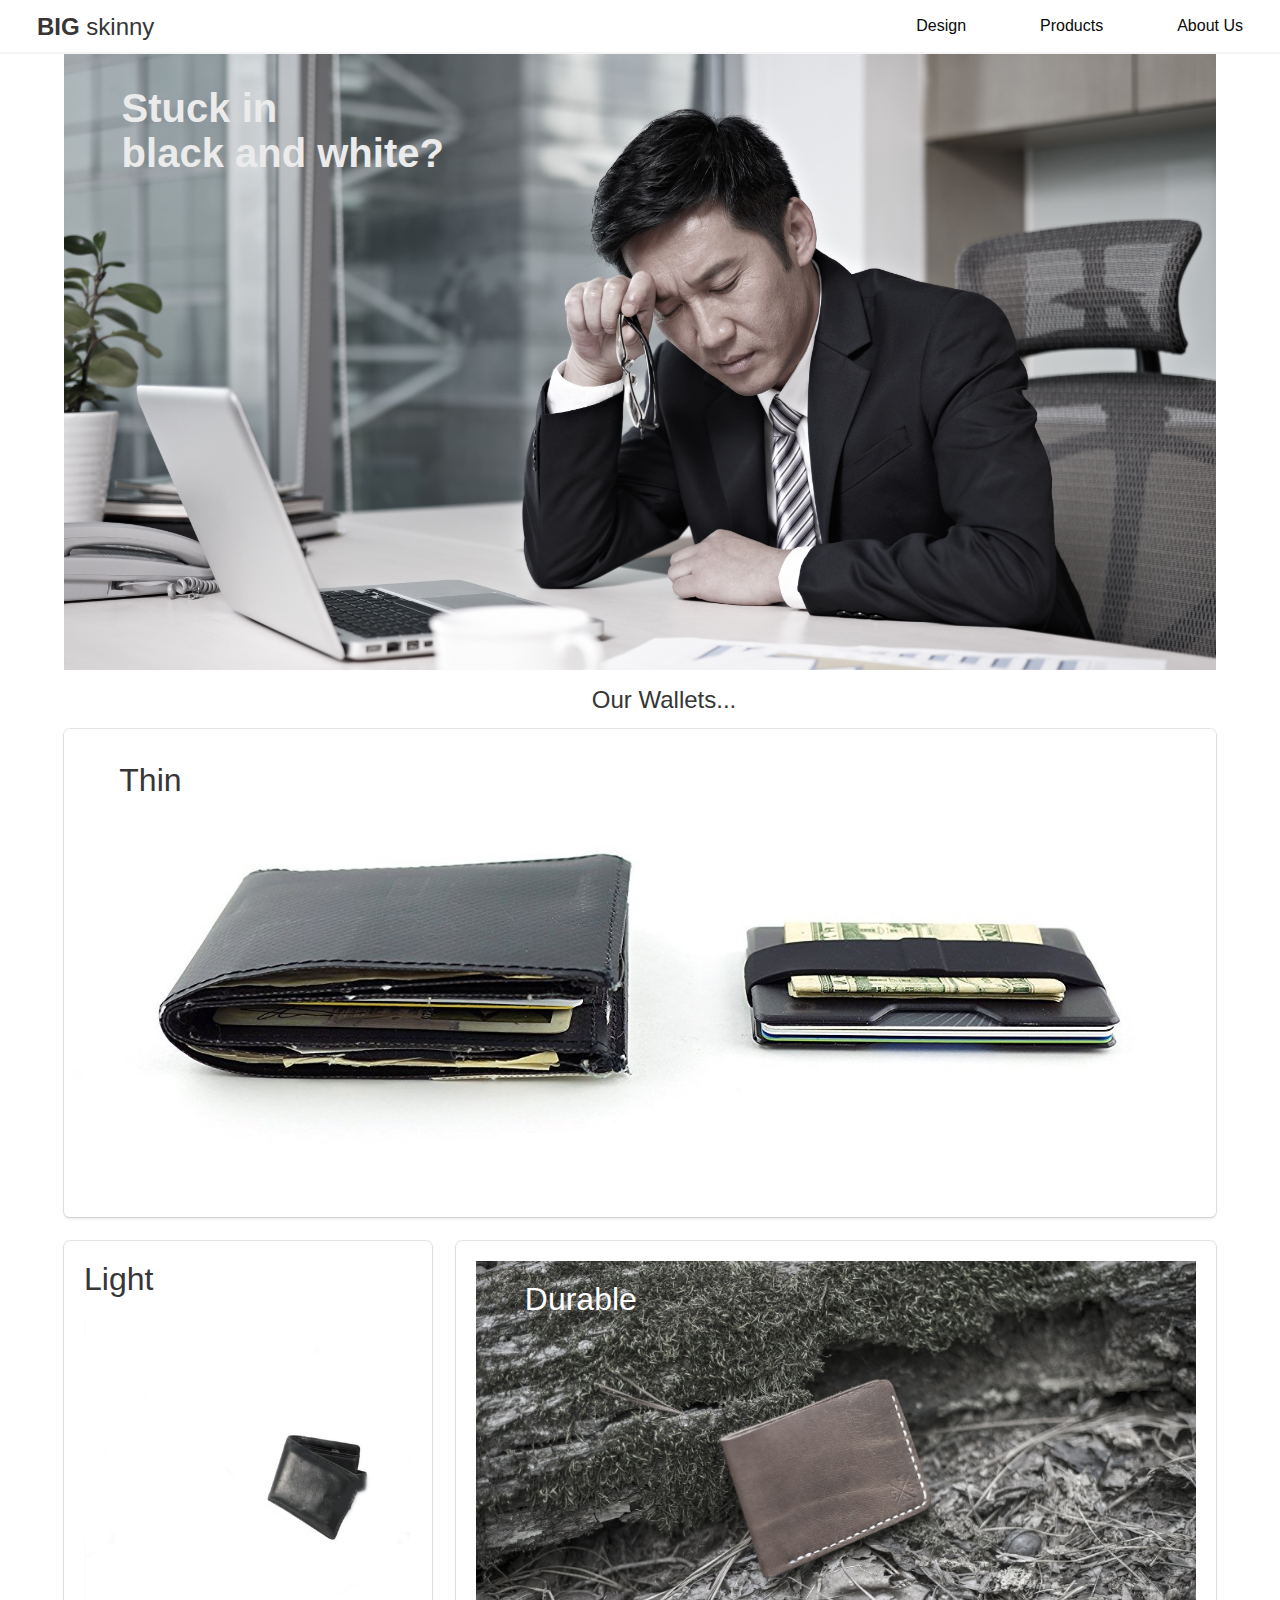
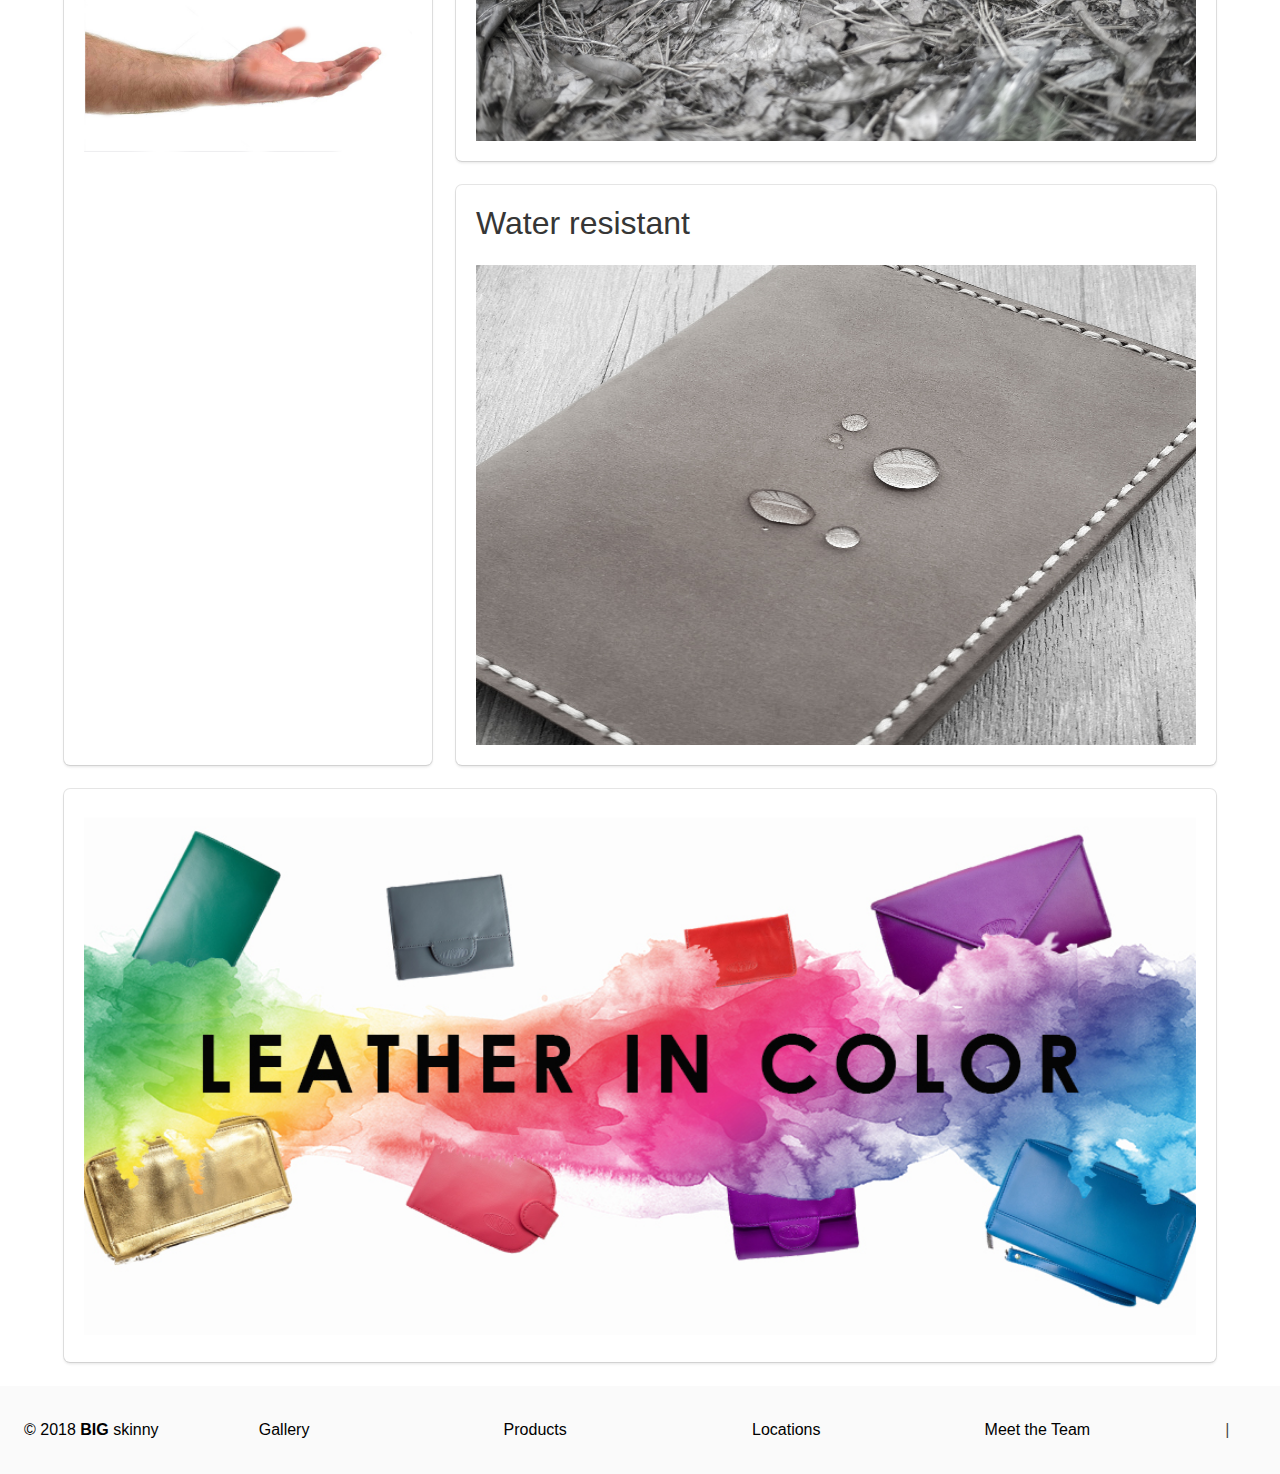
<file: index.html>
<!DOCTYPE html>
<html>
  <head>
    <meta charset="utf-8">
    <meta name="viewport" content="width=device-width, initial-scale=1">
    <title id="Top">Big Skinny</title>

    <!-- Remote Linked Files -->
    <!-- <link rel="stylesheet" href="https://cdnjs.cloudflare.com/ajax/libs/bulma/0.7.0/css/bulma.min.css">
    <script defer src="https://use.fontawesome.com/releases/v5.0.7/js/all.js"></script> -->

    <!-- Bulma CSS Files -->
    <link rel="stylesheet" type="text/css" href="bulma-0.7.0/css/bulma.css" />
    <link rel="stylesheet" type="text/css" href="bulma-0.7.0/css/bulma.min.css" />

    <!-- Local Linked Files -->
    <link type="text/css" rel="stylesheet" href="css/styles.css"/>

    <script type="text/javascript" src="js/scripts.js"></script>

    <link rel="stylesheet" href="https://use.fontawesome.com/releases/v5.0.10/css/all.css" integrity="sha384-+d0P83n9kaQMCwj8F4RJB66tzIwOKmrdb46+porD/OvrJ+37WqIM7UoBtwHO6Nlg" crossorigin="anonymous">

    <script src="https://ajax.googleapis.com/ajax/libs/jquery/3.3.1/jquery.min.js"></script>
    <script>
    $(document).ready(function(){
      // Add smooth scrolling to all links
      $("a").on('click', function(event) {

        // Make sure this.hash has a value before overriding default behavior
        if (this.hash !== "") {
          // Prevent default anchor click behavior
          event.preventDefault();

          // Store hash
          var hash = this.hash;

          // Using jQuery's animate() method to add smooth page scroll
          // The optional number (800) specifies the number of milliseconds it takes to scroll to the specified area
          $('html, body').animate({
            scrollTop: $(hash).offset().top
          }, 800, function(){

            // Add hash (#) to URL when done scrolling (default click behavior)
            window.location.hash = hash;
          });
        } // End if
      });
    });
    </script>
  <script>
      $(document).ready(function(){
          $("img").onmouseover(function(){
              $("#imgs").fadeIn();
              /*$("#div2").fadeIn("slow");
              $("#div3").fadeIn(3000);*/
          });
      });
  </script>
      <!--<script>
          document.getElementById("nav-toggle").addEventListener ("click", toggleNav);
          function toggleNav() {
              var nav = document.getElementById("nav-menu");
              var className = nav.getAttribute("class");
              if(className == "nav-right nav-menu") {
                  nav.className = "nav-right nav-menu is-active";
              } else {
                  nav.className = "nav-right nav-menu";
              }
          }
      </script>-->

  </head>
  <body>

  <nav class="navbar has-text-black">
      <div class="navbar-brand">
          <a class="navbar-item has-text-black" href="index.html">
              <h4 class="title is-4"><strong style="font-weight: bold">BIG</strong> skinny</h4>
          </a>

          <div class="navbar-burger burger" data-target="navMenubd-example">
              <span></span>
              <span></span>
              <span></span>
          </div>
      </div>

      <div id="navMenubd-example" class="navbar-menu has-text-black">
          <div class="navbar-start">
              <div class="navbar-item has-dropdown is-hoverable is-mega">
              </div>
              <div class="navbar-item has-dropdown is-hoverable">
              </div>
          </div>

          <div class="navbar-end has-text-right">
              <a class="navbar-item has-text-black" href="design.html">Design</a>
              <a class="navbar-item has-text-black" href="products.html">Products</a>
              <a class="navbar-item has-text-black" href="about.html">About Us</a>

          </div>
      </div>
  </nav>

<!--SAD / HAPPY GUY PICTURE-->

    <div class="container">
      <div class = "container is-fullhd">
        <!-- HERE ARE THE SAD/HAPPY BOI IMAGES -->
        <figure class="image">
            <img id="imgs" class="lololol" src='images/guy2.jpg' onmouseover="this.src='images/happy.jpeg'; loseText();"onmouseout="this.src='images/guy2.jpg'; getText();" />
        </figure>
          <div class="top-left"><div id="boldpls" class="title is-2" onmouseover="imgs.src='images/happy.jpeg'; loseText();" onmouseout="imgs.src='images/guy2.jpg'; getText();">Stuck in <br>black and white?</div>
      </div>
        <section id="our-wallets" class="hero is-medium has-text-centered">
            <div class="hero-body">
                <div class="container">
                    <h4 class="title is-4">
                        Our Wallets...
                    </h4>
                </div>
            </div>
        </section>
    </div>
</div>
  <!--TILES-->

  <div class="container">
      <div class="tile is-ancestor">
        <div class="tile is-parent">
          <article class="tile is-child box has-bg-img">
              <figure>
                  <img src="images/thin2.jpg">
              </figure>
            <p id="thin-text" class="title is-overlay">Thin</p>
            <!--<img src="images/thin2.jpg" alt="">-->
          </article>
        </div>
      </div>
      <div class="tile is-ancestor">
        <div class="tile is-vertical is-12">
          <div class="tile">
            <div class="tile is-parent">
              <article class="tile is-child box">
                <p class="title">Light</p>
                <div class="content">

                  <img src="images/falling wallet.png" alt="">

                </div>
              </article>
            </div>
            <div class="tile is-8 is-vertical">
              <div class="tile">
                <div class="tile is-parent">
                  <article class="tile is-child box">
                    <figure class="image is-3by2">
                      <img src="images/graywallet.jpg">
                    </figure>
                      <p id="thin-text2" class="title is-overlay">Durable</p>
                  </article>
                </div>
                <!-- <div class="tile is-parent">
                  <article class="tile is-child box">
                    <p class="title">Seven</p>
                    <p class="subtitle">Subtitle</p>
                  </article>
                </div> -->
              </div>
              <div class="tile is-parent">
                <article class="tile is-child box">
                  <p class="title">Water resistant</p>
                  <figure class="image is-3by2">
                    <img src="images/water.jpg">
                  </figure>
                  <!-- <img src="images/water.jpg" alt=""> -->
                </article>
              </div>
            </div>
          </div>
        </div>
      </div>
        <div class="tile is-ancestor">
          <div class="tile is-parent">
            <article class="tile is-child box">
              <img style="width: 100%;" src="images/Leatherbanner.jpg" alt="leather in color">
            </article>
          </div>
        </div>

        <!-- THE OLD ONES -->
        <!-- <div class="tile is-parent">
          <article class="tile is-child box">
            <p class="title">One</p>
            <p class="subtitle">Subtitle</p>
          </article>
        </div>
        <div class="tile is-parent">
          <article class="tile is-child box">
            <p class="title">One</p>
            <p class="subtitle">Subtitle</p>
          </article>
        </div> -->
      </div>
      <!-- <div class="tile is-ancestor">
        <div class="tile is-12 is-vertical is-parent">
          <div class="tile is-child box">
            <p class="title">One</p>
            <p>Lorem ipsum .</p>
          </div>
          <div class="tile is-child box">
            <p class="title">One</p>
            <p>Lorem ipsum .</p>
          </div>
      </div>
    </div> -->

    <section style="width:100%">
      <br>
        <footer class="footer is-fullhd">
          <div class="container is-fullhd">
            <div class="content has-text-centered">
              <div style="float: left;">
                <p>
                  <a href="index.html" style="color: black;"> &copy; 2018 <strong>BIG</strong> skinny </a>
                </p>
              </div>
              <div style="float: right">
                <a href="https://www.instagram.com/bigskinny_wallets/?hl=en" style="color: black;"><i class="fab fa-instagram"></i></a>
                &nbsp; &nbsp;
                <a href="https://twitter.com/big_skinny" style="color: black;"><i class="fab fa-twitter"></i></a>
                &nbsp; &nbsp;
                <a href="https://www.facebook.com/bigskinny/" style="color: black;"><i class="fab fa-facebook"></i></a>
                &nbsp; &nbsp; &nbsp;
                | &nbsp; &nbsp; &nbsp;<a href="#Top"><i class="fas fa-arrow-up" style="color: black"></i></a>
              </div>

              <div class="flex-grid-thirds is-hidden-mobile" >
                <div class="col"><a href="gallery.html" style="color: black;">Gallery</a></div>
                <div class="col"><a href="products.html" style="color: black;">Products</a></div>
                <div class="col"><a href="locations.html" style="color: black;">Locations</a></div>
                <div class="col"><a href="team.html" style="color: black;">Meet the Team</a></div>
              </div>


            </div>
          </div>
        </footer>
    </section>

  </body>
</html>
</file>
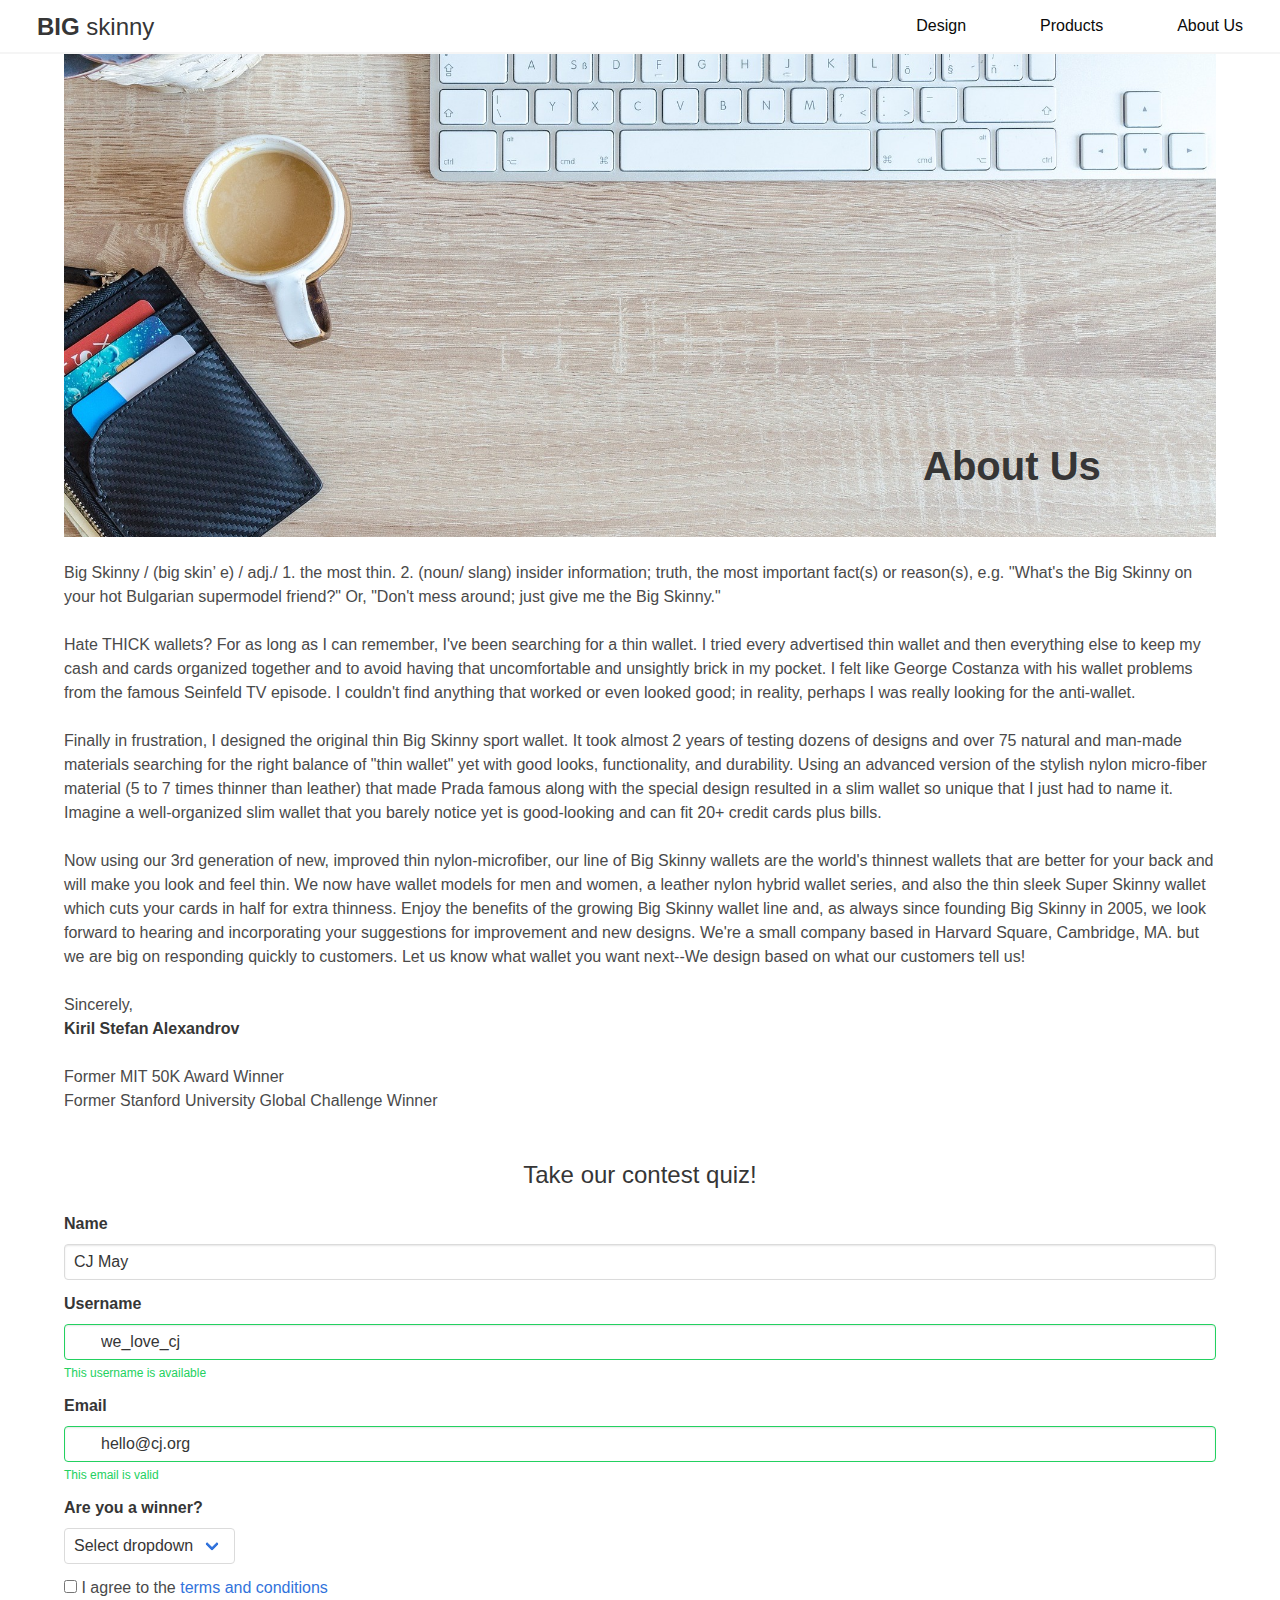
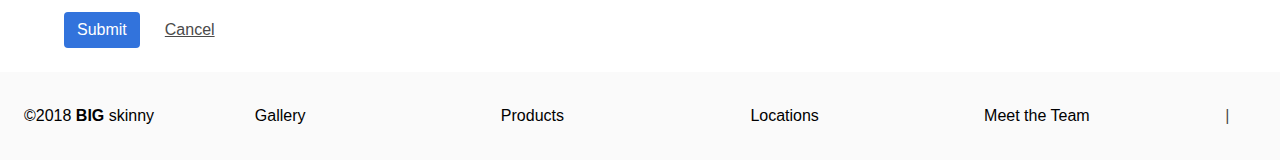
<file: about.html>
<!DOCTYPE html>
<html>
  <head>
    <meta charset="utf-8">
    <meta name="viewport" content="width=device-width, initial-scale=1">
    <title id="Top">Big Skinny</title>

    <!-- Remote Linked Files -->
    <!-- <link rel="stylesheet" href="https://cdnjs.cloudflare.com/ajax/libs/bulma/0.7.0/css/bulma.min.css">
    <script defer src="https://use.fontawesome.com/releases/v5.0.7/js/all.js"></script> -->

    <!-- Bulma CSS Files -->
    <link rel="stylesheet" type="text/css" href="bulma-0.7.0/css/bulma.css" />
    <link rel="stylesheet" type="text/css" href="bulma-0.7.0/css/bulma.min.css" />

    <!-- Local Linked Files -->
    <link type="text/css" rel="stylesheet" href="css/styles.css"/>

    <script type="text/javascript" src="js/scripts.js"></script>

    <link rel="stylesheet" href="https://use.fontawesome.com/releases/v5.0.10/css/all.css" integrity="sha384-+d0P83n9kaQMCwj8F4RJB66tzIwOKmrdb46+porD/OvrJ+37WqIM7UoBtwHO6Nlg" crossorigin="anonymous">



    <script src="https://ajax.googleapis.com/ajax/libs/jquery/3.3.1/jquery.min.js"></script>
    <script>
    $(document).ready(function(){
      // Add smooth scrolling to all links
      $("a").on('click', function(event) {

        // Make sure this.hash has a value before overriding default behavior
        if (this.hash !== "") {
          // Prevent default anchor click behavior
          event.preventDefault();

          // Store hash
          var hash = this.hash;

          // Using jQuery's animate() method to add smooth page scroll
          // The optional number (800) specifies the number of milliseconds it takes to scroll to the specified area
          $('html, body').animate({
            scrollTop: $(hash).offset().top
          }, 800, function(){

            // Add hash (#) to URL when done scrolling (default click behavior)
            window.location.hash = hash;
          });
        } // End if
      });
    });
    </script>

    <script src="https://code.highcharts.com/highcharts.js"></script>
    <script src="https://code.highcharts.com/modules/exporting.js"></script>

    <script type="text/javascript">
    $(function () {
      $('#container-graph').highcharts({
        chart: {
          type: 'bar'
        },
        title: {
          text: 'High Scores on "How Well Do You Know Us?" Quiz'
        },

        subtitle: {
          text: ''
        },

        xAxis: {
        categories: ['Albert', 'Sarah', 'Jesse', 'Ben', 'Sophie'],
        title: {
            text: null
        }
    },
        yAxis: {
        min: 0,
        title: {
            text: 'Score (%)',
            align: 'high'
        },
        labels: {
            overflow: 'justify'
        }
    },

        tooltip: {
        valueSuffix: ' (%)'
    },

    legend: {
    layout: 'vertical',
    align: 'right',
    verticalAlign: 'top',
    x: -40,
    y: 80,
    floating: true,
    borderWidth: 1,
    backgroundColor: ((Highcharts.theme && Highcharts.theme.legendBackgroundColor) || '#FFFFFF'),
    shadow: true
},

    //     plotOptions: {
    //     bar: {
    //         dataLabels: {
    //             enabled: true
    //         }
    //     }
    // },

    credits: {
        enabled: false
    },
    series: [{
    name: 'Scores',
    data: [95, 88, 70, 65, 40]
}],
      });
    });
    </script>

      <!--<script>
          document.getElementById("nav-toggle").addEventListener ("click", toggleNav);
          function toggleNav() {
              var nav = document.getElementById("nav-menu");
              var className = nav.getAttribute("class");
              if(className == "nav-right nav-menu") {
                  nav.className = "nav-right nav-menu is-active";
              } else {
                  nav.className = "nav-right nav-menu";
              }
          }
      </script>-->

  </head>
  <body>

    <!--NAV BAR-->
  <nav class="navbar has-text-black">
      <div class="navbar-brand">
          <a class="navbar-item has-text-black" href="index.html">
              <h4 class="title is-4"><strong style="font-weight: bold">BIG</strong> skinny</h4>
          </a>

          <div class="navbar-burger burger" data-target="navMenubd-example">
              <span></span>
              <span></span>
              <span></span>
          </div>
      </div>

      <div id="navMenubd-example" class="navbar-menu has-text-black">
          <div class="navbar-start">
              <div class="navbar-item has-dropdown is-hoverable is-mega">
              </div>
              <div class="navbar-item has-dropdown is-hoverable">
              </div>
          </div>
          <div class="navbar-end has-text-right">
              <a class="navbar-item has-text-black" href="design.html">Design</a>
              <a class="navbar-item has-text-black" href="products.html">Products</a>
              <a class="navbar-item has-text-black" href="about.html">About Us</a>
          </div>
      </div>
  </nav>

    <!--About text-->

    <div class="container">
      <div class = "container is-fullhd">
        <figure class="image">
          <img src="images/wallet_fixed.jpg">
        </figure>
      </div>
        <div id="about-text">
            <h2 class="title is-2" id="pls2">About Us</h2>
        </div>
    </div>



    <div class="container">

<p><br />
  Big Skinny / (big skin’ e) / adj./ 1. the most thin. 2. (noun/ slang) insider information; truth, the most important fact(s) or reason(s), e.g. ''What's the Big Skinny on your hot Bulgarian supermodel friend?" Or, "Don't mess around; just give me the Big Skinny."
<br /><br />
Hate THICK wallets? For as long as I can remember, I've been searching for a thin wallet. I tried every advertised thin wallet and then everything else to keep my cash and cards organized together and to avoid having that uncomfortable and unsightly brick in my pocket. I felt like George Costanza with his wallet problems from the famous Seinfeld TV episode. I couldn't find anything that worked or even looked good; in reality, perhaps I was really looking for the anti-wallet.
<br /><br />
Finally in frustration, I designed the original thin Big Skinny sport wallet. It took almost 2 years of testing dozens of designs and over 75 natural and man-made materials searching for the right balance of "thin wallet" yet with good looks, functionality, and durability. Using an advanced version of the stylish nylon micro-fiber material (5 to 7 times thinner than leather) that made Prada famous along with the special design resulted in a slim wallet so unique that I just had to name it. Imagine a well-organized slim wallet that you barely notice yet is good-looking and can fit 20+ credit cards plus bills.
<br /><br />
Now using our 3rd generation of new, improved thin nylon-microfiber, our line of Big Skinny wallets are the world's thinnest wallets that are better for your back and will make you look and feel thin. We now have wallet models for men and women, a leather nylon hybrid wallet series, and also the thin sleek Super Skinny wallet which cuts your cards in half for extra thinness. Enjoy the benefits of the growing Big Skinny wallet line and, as always since founding Big Skinny in 2005, we look forward to hearing and incorporating your suggestions for improvement and new designs. We're a small company based in Harvard Square, Cambridge, MA. but we are big on responding quickly to customers. Let us know what wallet you want next--We design based on what our customers tell us!
<br /><br />
Sincerely,<br />
<strong>Kiril Stefan Alexandrov</strong><br />
<br />
Former MIT 50K Award Winner<br />
Former Stanford University Global Challenge Winner</p>
<br>
        <div id="container-graph"></div>
    </div>
    <br>
    <h4 class="title is-4 has-text-centered">Take our contest quiz!</h4>
<div class="container">
    <div class="field">
        <label class="label">Name</label>
        <div class="control">
            <input class="input" type="text" placeholder="Text input" value="CJ May">
        </div>
    </div>

    <div class="field">
        <label class="label">Username</label>
        <div class="control has-icons-left has-icons-right">
            <input class="input is-success" type="text" placeholder="Text input" value="we_love_cj">
            <span class="icon is-small is-left">
      <i class="fas fa-user"></i>
    </span>
            <span class="icon is-small is-right">
      <i class="fas fa-check"></i>
    </span>
        </div>
        <p class="help is-success">This username is available</p>
    </div>

    <div class="field">
        <label class="label">Email</label>
        <div class="control has-icons-left has-icons-right">
            <input class="input is-success" type="email" placeholder="Email input" value="hello@cj.org">
            <span class="icon is-small is-left">
      <i class="fas fa-envelope"></i>
    </span>
            <span class="icon is-small is-right">
      <i class="fas fa-exclamation-triangle"></i>
    </span>
        </div>
        <p class="help is-success">This email is valid</p>
    </div>

    <div class="field">
        <label class="label">Are you a winner?</label>
        <div class="control">
            <div class="select">
                <select>
                    <option>Select dropdown</option>
                    <option>Yes</option>
                    <option>Yes</option>
                </select>
            </div>
        </div>
    </div>


    <div class="field">
        <div class="control">
            <label class="checkbox">
                <input type="checkbox">
                I agree to the <a href="#">terms and conditions</a>
            </label>
        </div>
    </div>

    <div class="field is-grouped">
        <div class="control">
            <button class="button is-link">Submit</button>
        </div>
        <div class="control">
            <button class="button is-text">Cancel</button>
        </div>
    </div>
</div>

    <section style="width:100%">
      <br>
        <footer class="footer is-fullhd">
          <div class="container is-fullhd">
            <div class="content has-text-centered">
              <div style="float: left;">
                <p>
                  <a href="index.html" style="color: black;"> &copy;2018 <strong>BIG</strong> skinny </a>
                </p>
              </div>
              <div style="float: right">
                <a href="https://www.instagram.com/bigskinny_wallets/?hl=en" style="color: black;"><i class="fab fa-instagram"></i></a>
                &nbsp; &nbsp;
                <a href="https://twitter.com/big_skinny" style="color: black;"><i class="fab fa-twitter"></i></a>
                &nbsp; &nbsp;
                <a href="https://www.facebook.com/bigskinny/" style="color: black;"><i class="fab fa-facebook"></i></a>
                &nbsp; &nbsp; &nbsp;
                | &nbsp; &nbsp; &nbsp;<a href="#Top"><i class="fas fa-arrow-up" style="color: black"></i></a>
              </div>

              <div class="flex-grid-thirds is-hidden-mobile" >
                <div class="col"><a href="gallery.html" style="color: black;">Gallery</a></div>
                <div class="col"><a href="products.html" style="color: black;">Products</a></div>
                <div class="col"><a href="locations.html" style="color: black;">Locations</a></div>
                <div class="col"><a href="team.html" style="color: black;">Meet the Team</a></div>
              </div>


            </div>
          </div>
        </footer>
    </section>

  </body>
</html>
</file>
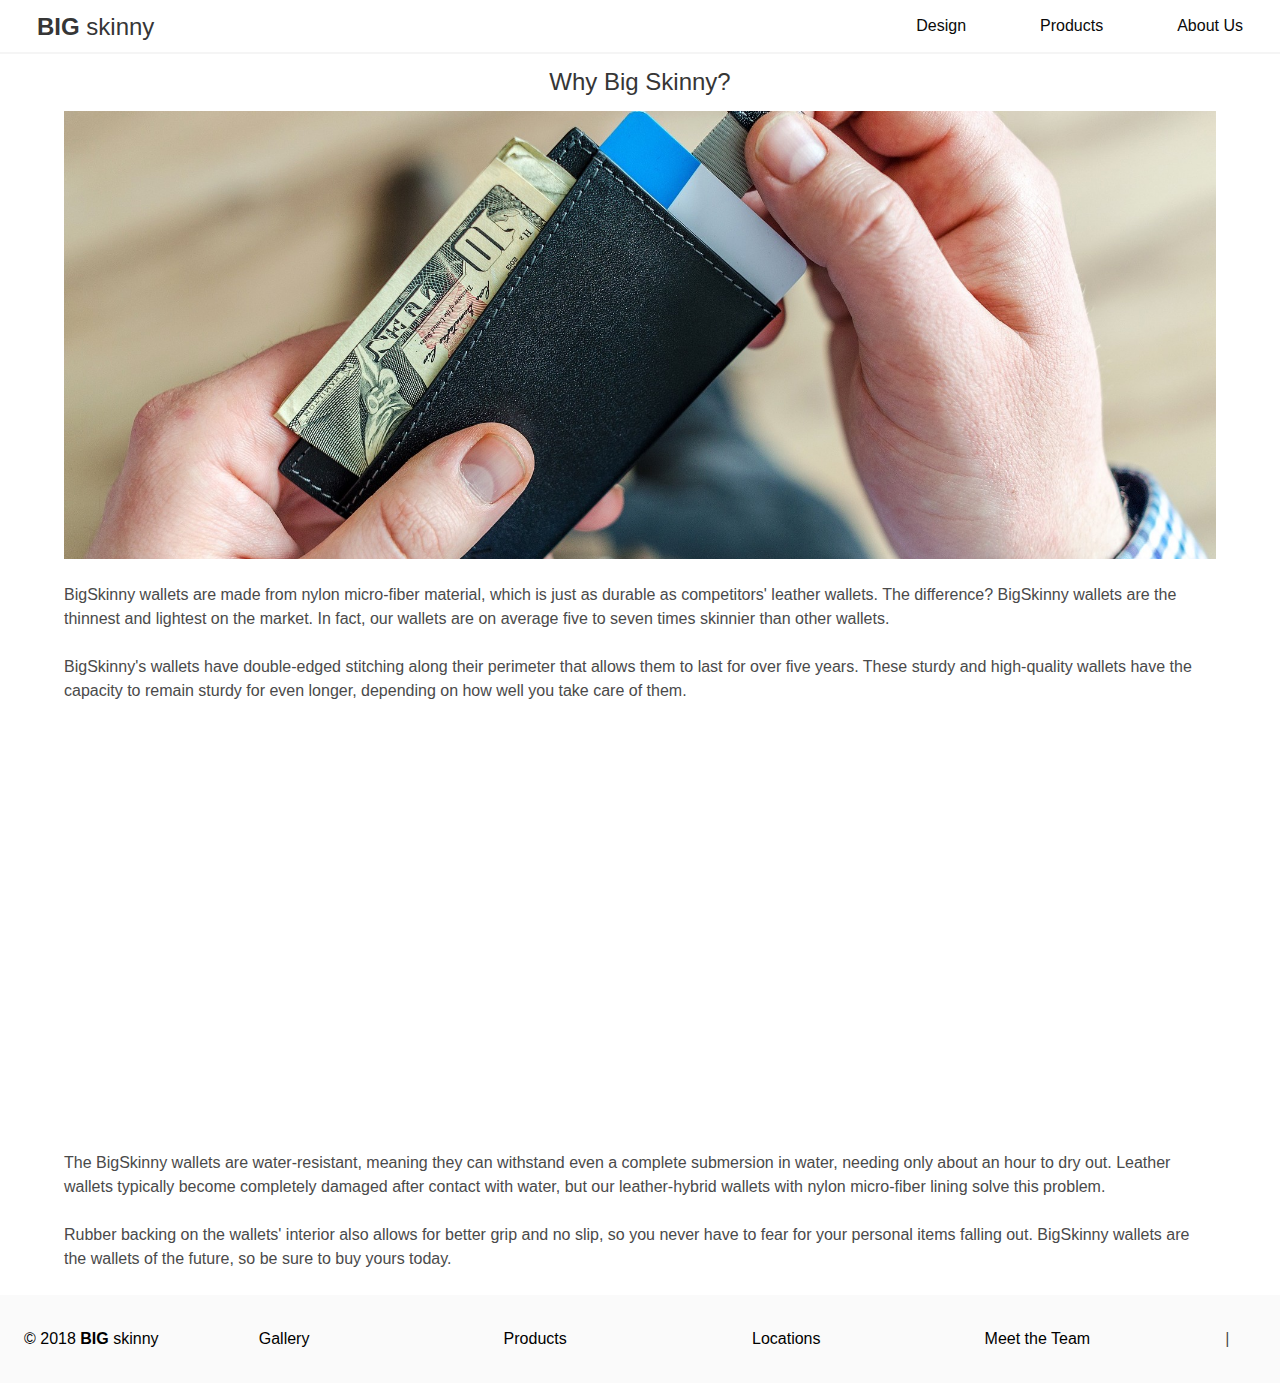
<file: design.html>
<!DOCTYPE html>
<html>
  <head>
    <meta charset="utf-8">
    <meta name="viewport" content="width=device-width, initial-scale=1">
    <title id="Top">Big Skinny</title>

    <!-- Remote Linked Files -->
    <!-- <link rel="stylesheet" href="https://cdnjs.cloudflare.com/ajax/libs/bulma/0.7.0/css/bulma.min.css">
    <script defer src="https://use.fontawesome.com/releases/v5.0.7/js/all.js"></script> -->

    <!-- Bulma CSS Files -->
    <link rel="stylesheet" type="text/css" href="bulma-0.7.0/css/bulma.css" />
    <link rel="stylesheet" type="text/css" href="bulma-0.7.0/css/bulma.min.css" />

    <!-- Local Linked Files -->
    <link type="text/css" rel="stylesheet" href="css/styles.css"/>

    <script type="text/javascript" src="js/scripts.js"></script>

    <link rel="stylesheet" href="https://use.fontawesome.com/releases/v5.0.10/css/all.css" integrity="sha384-+d0P83n9kaQMCwj8F4RJB66tzIwOKmrdb46+porD/OvrJ+37WqIM7UoBtwHO6Nlg" crossorigin="anonymous">

    <script src="https://ajax.googleapis.com/ajax/libs/jquery/3.3.1/jquery.min.js"></script>
    <script>
    $(document).ready(function(){
      // Add smooth scrolling to all links
      $("a").on('click', function(event) {

        // Make sure this.hash has a value before overriding default behavior
        if (this.hash !== "") {
          // Prevent default anchor click behavior
          event.preventDefault();

          // Store hash
          var hash = this.hash;

          // Using jQuery's animate() method to add smooth page scroll
          // The optional number (800) specifies the number of milliseconds it takes to scroll to the specified area
          $('html, body').animate({
            scrollTop: $(hash).offset().top
          }, 800, function(){

            // Add hash (#) to URL when done scrolling (default click behavior)
            window.location.hash = hash;
          });
        } // End if
      });
    });
    </script>
      <!--<script>
          document.getElementById("nav-toggle").addEventListener ("click", toggleNav);
          function toggleNav() {
              var nav = document.getElementById("nav-menu");
              var className = nav.getAttribute("class");
              if(className == "nav-right nav-menu") {
                  nav.className = "nav-right nav-menu is-active";
              } else {
                  nav.className = "nav-right nav-menu";
              }
          }
      </script>-->

  </head>
  <body>

  <nav class="navbar has-text-black">
      <div class="navbar-brand">
          <a class="navbar-item has-text-black" href="index.html">
              <h4 class="title is-4"><strong style="font-weight: bold">BIG</strong> skinny</h4>
          </a>

          <div class="navbar-burger burger" data-target="navMenubd-example">
              <span></span>
              <span></span>
              <span></span>
          </div>
      </div>

      <div id="navMenubd-example" class="navbar-menu has-text-black">
          <div class="navbar-start">

              <div class="navbar-item has-dropdown is-hoverable is-mega">

              </div>
              <div class="navbar-item has-dropdown is-hoverable">


              </div>

          </div>

          <div class="navbar-end has-text-right">
              <a class="navbar-item has-text-black" href="design.html">Design</a>
              <a class="navbar-item has-text-black" href="products.html">Products</a>
              <a class="navbar-item has-text-black" href="about.html">About Us</a>

          </div>
      </div>
  </nav>


  <section id="our-wallets" class="hero is-medium has-text-centered">
      <div class="hero-body">
          <div class="container">
              <h4 class="title is-4">
                  Why <strong>Big</strong> Skinny?
              </h4>
          </div>
      </div>
  </section>
    <div class="container">
      <div class = "container is-fullhd">
        <figure class="image">
          <img src="images/money-3219289_1920_cropped.jpg">
        </figure>
      </div>

    <br>
    <p>
      BigSkinny wallets are made from nylon micro-fiber material, which is just as durable as competitors' leather wallets. The difference? BigSkinny wallets are the thinnest and lightest on the market. In fact, our wallets are on average five to seven times skinnier than other wallets.
      <br /><br />
      BigSkinny's wallets have double-edged stitching along their perimeter that allows them to last for over five years. These sturdy and high-quality wallets have the capacity to remain sturdy for even longer, depending on how well you take care of them.
      <br /><br />
    </p>
    <iframe id="designvideo" width="50%" height="400px" src="https://www.youtube.com/embed/BIQXQxywtds" frameborder="0" allow="autoplay; encrypted-media" allowfullscreen></iframe>
      <!-- <div class="tile is-ancestor">
        <div class="tile is-12 is-vertical is-parent">
          <div class="tile is-child box">
            <p class="title">One</p>
            <p>Lorem ipsum .</p>
          </div>
          <div class="tile is-child box">
            <p class="title">One</p>
            <p>Lorem ipsum .</p>
          </div>
      </div>
    </div> -->
    <p>
      <br />
      The BigSkinny wallets are water-resistant, meaning they can withstand even a complete submersion in water, needing only about an hour to dry out. Leather wallets typically become completely damaged after contact with water, but our leather-hybrid wallets with nylon micro-fiber lining solve this problem.
      <br /><br />
Rubber backing on the wallets' interior also allows for better grip and no slip, so you never have to fear for your personal items falling out. BigSkinny wallets are the wallets of the future, so be sure to buy yours today.
    </p>
    </div>
    <section style="width:100%">
      <br>
        <footer class="footer is-fullhd">
          <div class="container is-fullhd">
            <div class="content has-text-centered">
              <div style="float: left;">
                <p>
                  <a href="index.html" style="color: black;"> &copy; 2018 <strong>BIG</strong> skinny </a>
                </p>
              </div>
              <div style="float: right">
                <a href="https://www.instagram.com/bigskinny_wallets/?hl=en" style="color: black;"><i class="fab fa-instagram"></i></a>
                &nbsp; &nbsp;
                <a href="https://twitter.com/big_skinny" style="color: black;"><i class="fab fa-twitter"></i></a>
                &nbsp; &nbsp;
                <a href="https://www.facebook.com/bigskinny/" style="color: black;"><i class="fab fa-facebook"></i></a>
                &nbsp; &nbsp; &nbsp;
                | &nbsp; &nbsp; &nbsp;<a href="#Top"><i class="fas fa-arrow-up" style="color: black"></i></a>
              </div>

              <div class="flex-grid-thirds is-hidden-mobile" >
                <div class="col"><a href="gallery.html" style="color: black;">Gallery</a></div>
                <div class="col"><a href="products.html" style="color: black;">Products</a></div>
                <div class="col"><a href="locations.html" style="color: black;">Locations</a></div>
                <div class="col"><a href="team.html" style="color: black;">Meet the Team</a></div>
              </div>


            </div>
          </div>
        </footer>
    </section>

  </body>
</html>
</file>
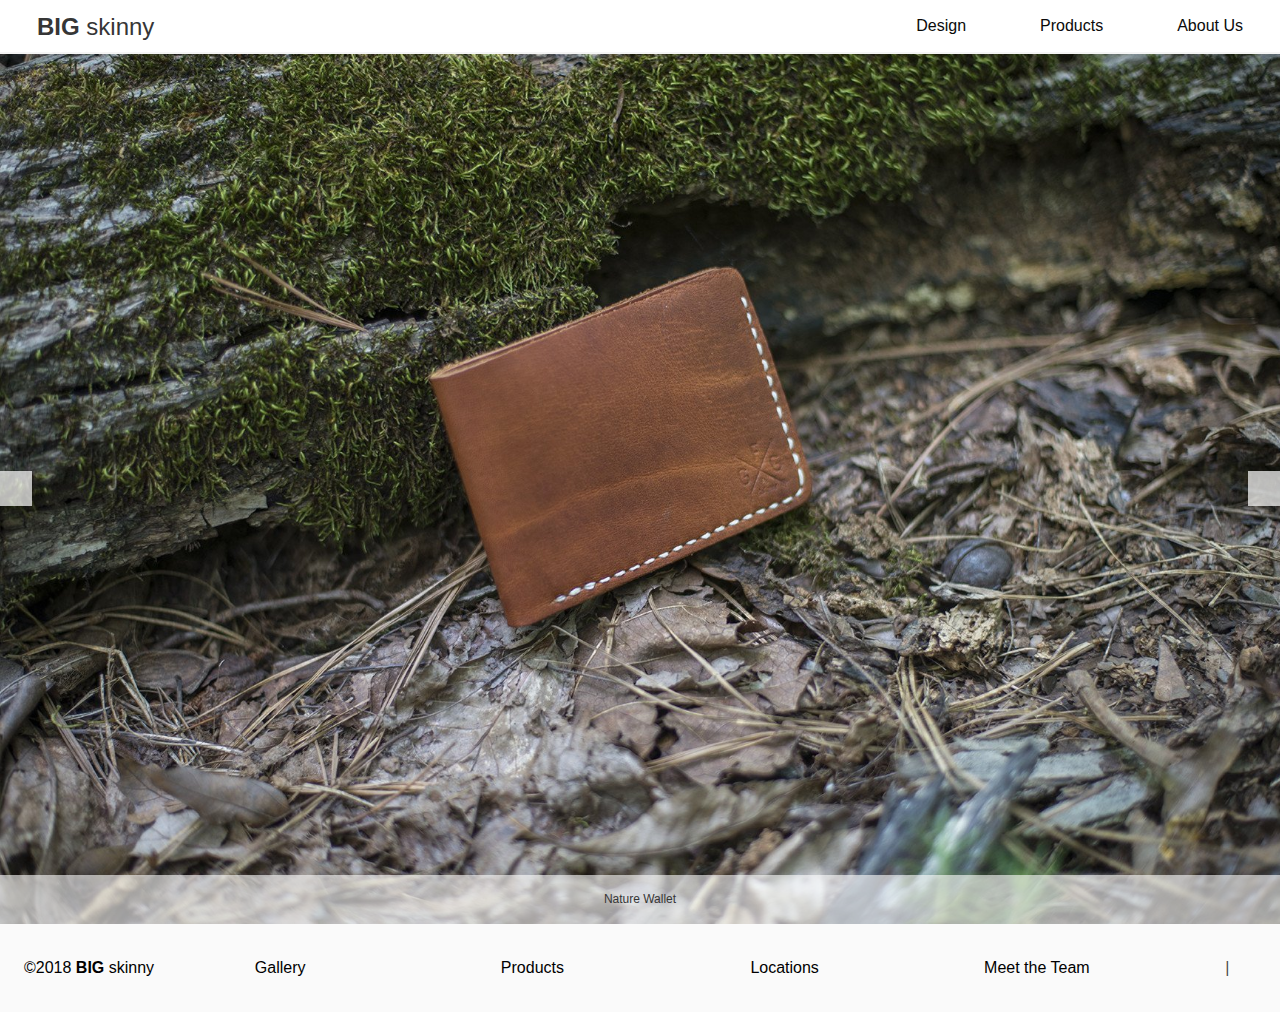
<file: gallery.html>
<!DOCTYPE html>
<html lang="en">
<head>
    <meta charset="UTF-8">
    <title id="Top">Gallery</title>
    <link rel="stylesheet" type="text/css" href="bulma-0.7.0/css/bulma.css" />
    <link rel="stylesheet" type="text/css" href="bulma-0.7.0/css/bulma.min.css" />

    <!-- Local Linked Files -->
    <link type="text/css" rel="stylesheet" href="bulma-carousel-master/dist/bulma-carousel.min.css"/>

    <link type="text/css" rel="stylesheet" href="css/styles.css"/>

    <script type="text/javascript" src="bulma-carousel-master/dist/bulma-carousel.js"></script>
    <script type="text/javascript" src="js/scripts.js"></script>

    <link rel="stylesheet" href="https://use.fontawesome.com/releases/v5.0.10/css/all.css" integrity="sha384-+d0P83n9kaQMCwj8F4RJB66tzIwOKmrdb46+porD/OvrJ+37WqIM7UoBtwHO6Nlg" crossorigin="anonymous">

    <script src="https://ajax.googleapis.com/ajax/libs/jquery/3.3.1/jquery.min.js"></script>
    <script>
    $(document).ready(function(){
      // Add smooth scrolling to all links
      $("a").on('click', function(event) {

        // Make sure this.hash has a value before overriding default behavior
        if (this.hash !== "") {
          // Prevent default anchor click behavior
          event.preventDefault();

          // Store hash
          var hash = this.hash;

          // Using jQuery's animate() method to add smooth page scroll
          // The optional number (800) specifies the number of milliseconds it takes to scroll to the specified area
          $('html, body').animate({
            scrollTop: $(hash).offset().top
          }, 800, function(){

            // Add hash (#) to URL when done scrolling (default click behavior)
            window.location.hash = hash;
          });
        } // End if
      });
    });
    </script>
</head>
<body>
<nav class="navbar has-text-black">
    <div class="navbar-brand">
        <a class="navbar-item has-text-black" href="index.html">
            <h4 class="title is-4"><strong style="font-weight: bold">BIG</strong> skinny</h4>
        </a>

        <div class="navbar-burger burger" data-target="navMenubd-example">
            <span></span>
            <span></span>
            <span></span>
        </div>
    </div>

    <div id="navMenubd-example" class="navbar-menu has-text-black">
        <div class="navbar-start">
            <div class="navbar-item has-dropdown is-hoverable is-mega">
            </div>
            <div class="navbar-item has-dropdown is-hoverable">
            </div>
        </div>
        <div class="navbar-end has-text-right">
            <a class="navbar-item has-text-black" href="design.html">Design</a>
            <a class="navbar-item has-text-black" href="products.html">Products</a>
            <a class="navbar-item has-text-black" href="about.html">About Us</a>
        </div>
    </div>
</nav>

<div class='carousel carousel-animated carousel-animate-slide'>
    <div class='carousel-container'>
        <div class='carousel-item has-background is-active'>
            <img class="is-background" src="images/nature wallet.jpg" alt="" width="640" height="310" />
            <div class="title">Nature Wallet</div>
        </div>
        <div class='carousel-item has-background'>
            <img class="is-background" src="images/coinWallet.jpg" alt="" width="640" height="310" />
            <div class="title">Wallet with a lot of coins!</div>
        </div>
        <div class='carousel-item has-background'>
            <img class="is-background" src="images/wallet-3200395_1920.jpg" alt="" width="640" height="310" />
            <div class="title">Artsy wallet on a table</div>
        </div>
        <div class='carousel-item has-background'>
            <img class="is-background" src="images/women.jpg" alt="" width="640" height="310" />
            <div class="title">Women's Wallet</div>
        </div>
    </div>
    <div class="carousel-navigation is-overlay">
        <div class="carousel-nav-left">
            <i class="fa fa-chevron-left" aria-hidden="true"></i>
        </div>
        <div class="carousel-nav-right">
            <i class="fa fa-chevron-right" aria-hidden="true"></i>
        </div>
    </div>

</div>



<section style="width:100%">
    <footer class="footer is-fullhd">
        <div class="container is-fullhd">
            <div class="content has-text-centered">
                <div style="float: left;">
                    <p>
                        <a href="index.html" style="color: black;"> &copy;2018 <strong>BIG</strong> skinny </a>
                    </p>
                </div>
                <div style="float: right">
                    <a href="https://www.instagram.com/bigskinny_wallets/?hl=en" style="color: black;"><i class="fab fa-instagram"></i></a>
                    &nbsp; &nbsp;
                    <a href="https://twitter.com/big_skinny" style="color: black;"><i class="fab fa-twitter"></i></a>
                    &nbsp; &nbsp;
                    <a href="https://www.facebook.com/bigskinny/" style="color: black;"><i class="fab fa-facebook"></i></a>
                    &nbsp; &nbsp; &nbsp;
                    | &nbsp; &nbsp; &nbsp;<a href="#Top"><i class="fas fa-arrow-up" style="color: black"></i></a>
                </div>

                <div class="flex-grid-thirds is-hidden-mobile" >
                    <div class="col"><a href="gallery.html" style="color: black;">Gallery</a></div>
                    <div class="col"><a href="products.html" style="color: black;">Products</a></div>
                    <div class="col"><a href="locations.html" style="color: black;">Locations</a></div>
                    <div class="col"><a href="team.html" style="color: black;">Meet the Team</a></div>
                </div>


            </div>
        </div>
    </footer>
</section>
</body>
</html>
</file>
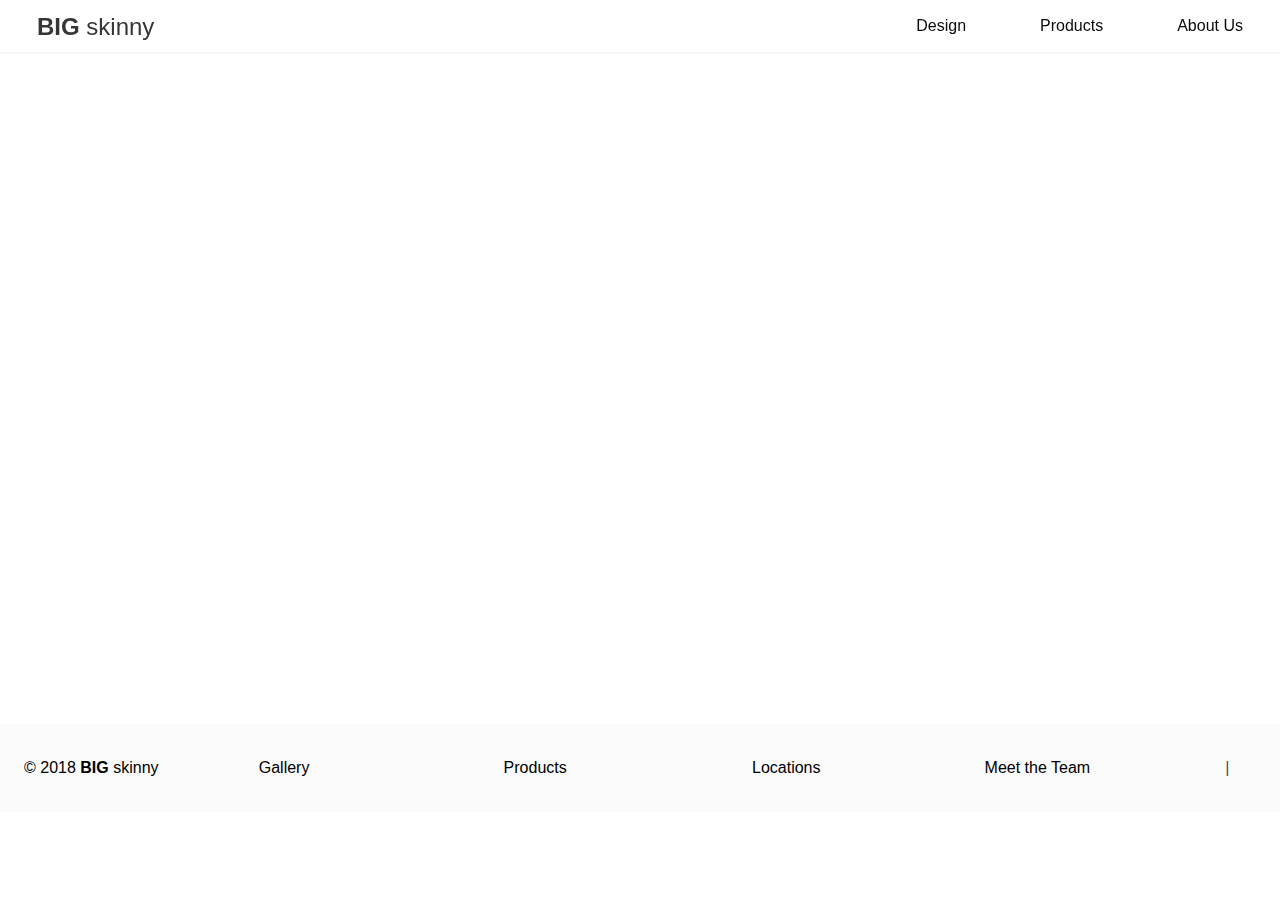
<file: locations.html>
<!DOCTYPE html>
<html lang="en">
<head>
    <meta charset="UTF-8">
    <title>Our Locations</title>

    <link rel="stylesheet" type="text/css" href="bulma-0.7.0/css/bulma.css" />
    <link rel="stylesheet" type="text/css" href="bulma-0.7.0/css/bulma.min.css" />

    <!-- Local Linked Files -->
    <link type="text/css" rel="stylesheet" href="css/styles.css"/>

    <script type="text/javascript" src="js/scripts.js"></script>
    <link rel="stylesheet" href="https://use.fontawesome.com/releases/v5.0.10/css/all.css" integrity="sha384-+d0P83n9kaQMCwj8F4RJB66tzIwOKmrdb46+porD/OvrJ+37WqIM7UoBtwHO6Nlg" crossorigin="anonymous">

    <script src="https://ajax.googleapis.com/ajax/libs/jquery/3.3.1/jquery.min.js"></script>
</head>
<body>

<!--NAV BAR-->
<nav class="navbar has-text-black">
    <div class="navbar-brand">
        <a class="navbar-item has-text-black" href="index.html">
            <h4 class="title is-4"><strong style="font-weight: bold">BIG</strong> skinny</h4>
        </a>

        <div class="navbar-burger burger" data-target="navMenubd-example">
            <span></span>
            <span></span>
            <span></span>
        </div>
    </div>

    <div id="navMenubd-example" class="navbar-menu has-text-black">
        <div class="navbar-start">
            <div class="navbar-item has-dropdown is-hoverable is-mega">
            </div>
            <div class="navbar-item has-dropdown is-hoverable">
            </div>
        </div>
        <div class="navbar-end has-text-right">
            <a class="navbar-item has-text-black" href="design.html">Design</a>
            <a class="navbar-item has-text-black" href="products.html">Products</a>
            <a class="navbar-item has-text-black" href="about.html">About Us</a>
        </div>
    </div>
</nav>
<div>
    <iframe src="https://www.google.com/maps/d/u/0/embed?mid=1lba7vcV12GeRc91vzmrl161XxEttQ7jX" width="100%" height="665rem"></iframe>
</div>

<section style="width:100%">
    <footer class="footer is-fullhd">
        <div class="container is-fullhd">
            <div class="content has-text-centered">
                <div style="float: left;">
                    <p>
                        <a href="index.html" style="color: black;"> &copy; 2018 <strong>BIG</strong> skinny </a>
                    </p>
                </div>
                <div style="float: right">
                    <a href="https://www.instagram.com/bigskinny_wallets/?hl=en" style="color: black;"><i class="fab fa-instagram"></i></a>
                    &nbsp; &nbsp;
                    <a href="https://twitter.com/big_skinny" style="color: black;"><i class="fab fa-twitter"></i></a>
                    &nbsp; &nbsp;
                    <a href="https://www.facebook.com/bigskinny/" style="color: black;"><i class="fab fa-facebook"></i></a>
                    &nbsp; &nbsp; &nbsp;
                    | &nbsp; &nbsp; &nbsp;<a href="#Top"><i class="fas fa-arrow-up" style="color: black"></i></a>
                </div>

                <div class="flex-grid-thirds is-hidden-mobile" >
                    <div class="col"><a href="gallery.html" style="color: black;">Gallery</a></div>
                    <div class="col"><a href="products.html" style="color: black;">Products</a></div>
                    <div class="col"><a href="locations.html" style="color: black;">Locations</a></div>
                    <div class="col"><a href="team.html" style="color: black;">Meet the Team</a></div>
                </div>


            </div>
        </div>
    </footer>
</section>


</body>
</html>
</file>
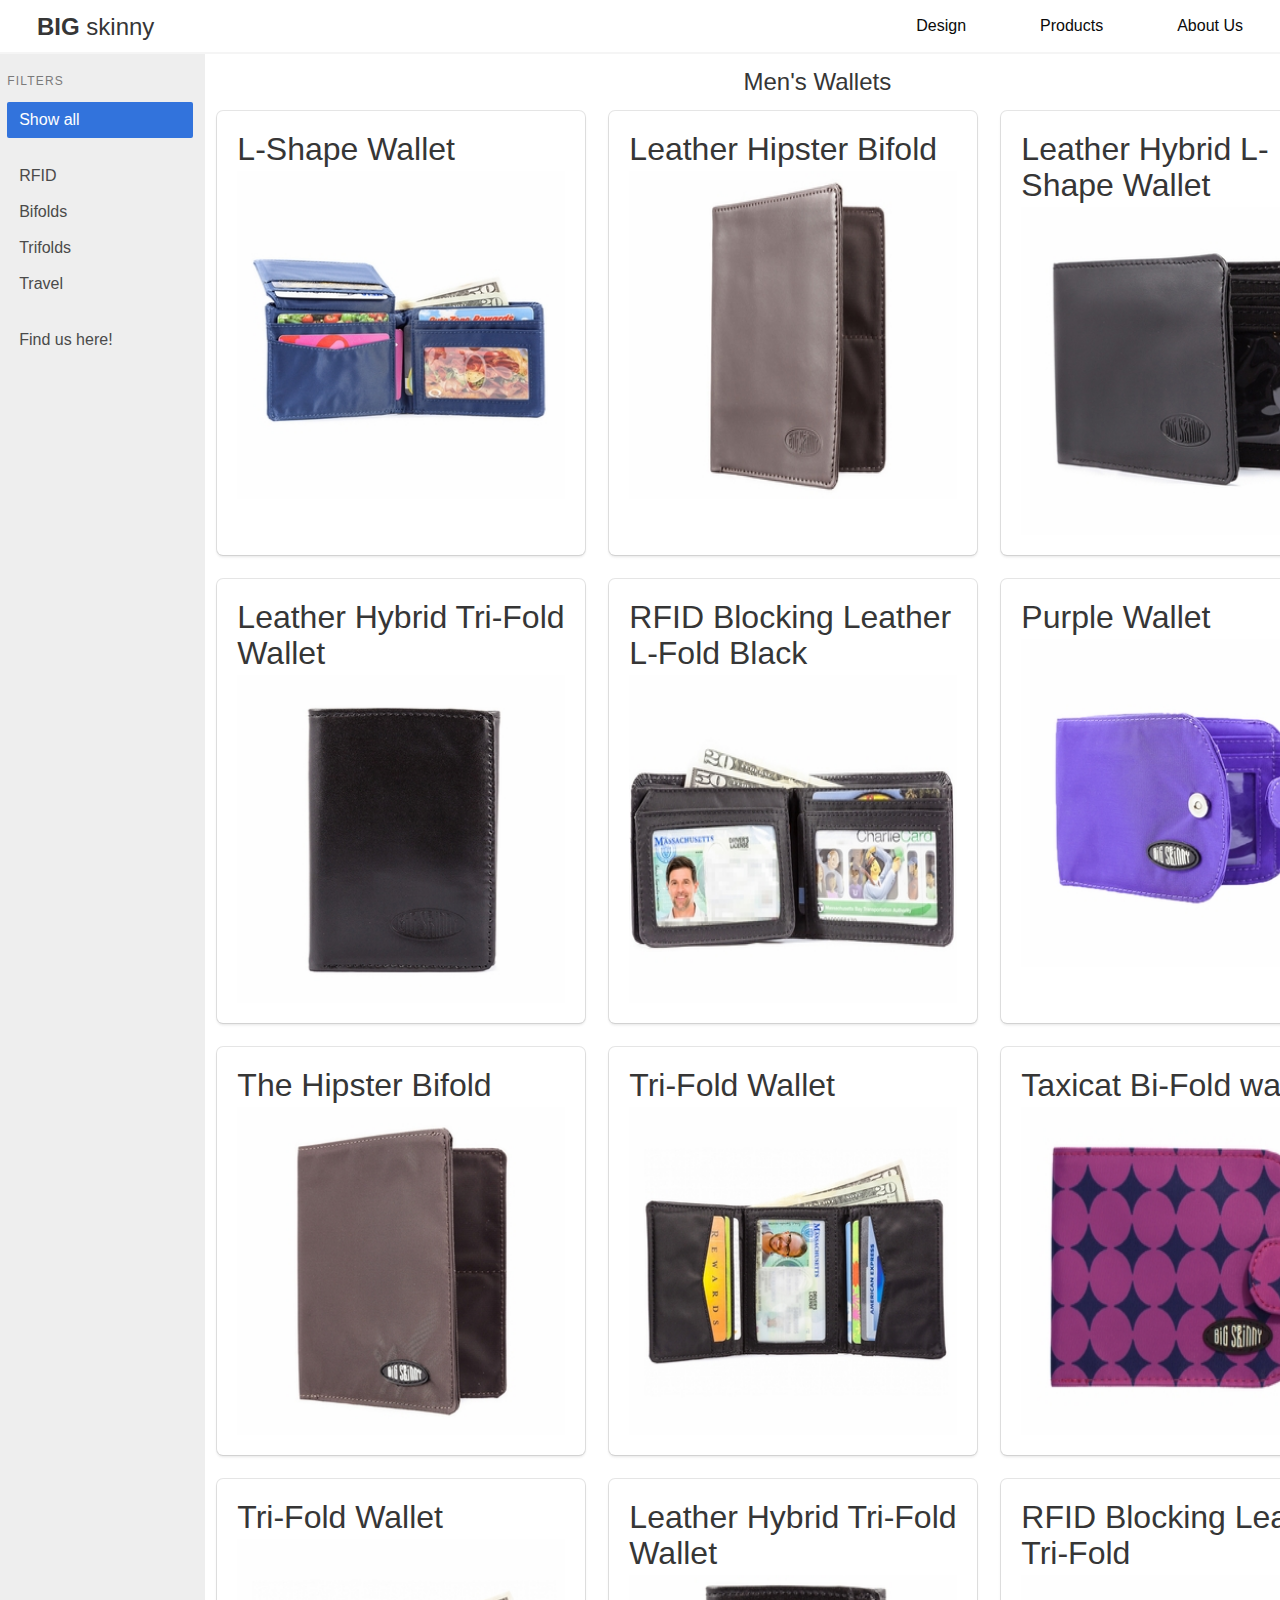
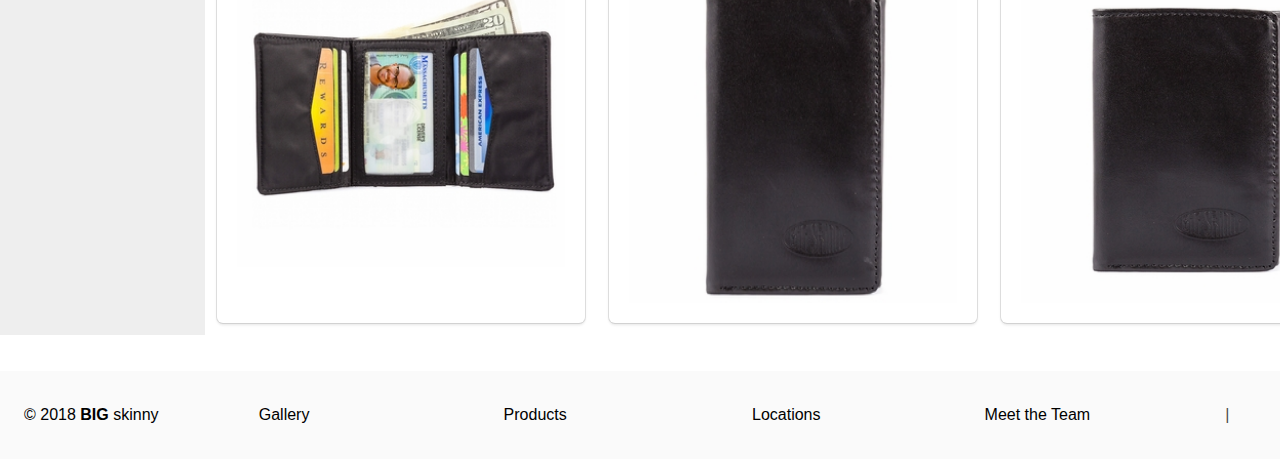
<file: men.html>
<!DOCTYPE html>
<html>
  <head>
    <meta charset="utf-8">
    <meta name="viewport" content="width=device-width, initial-scale=1">
    <title id="Top">Big Skinny</title>

    <!-- Remote Linked Files -->
    <!-- <link rel="stylesheet" href="https://cdnjs.cloudflare.com/ajax/libs/bulma/0.7.0/css/bulma.min.css">
    <script defer src="https://use.fontawesome.com/releases/v5.0.7/js/all.js"></script> -->

    <!-- Bulma CSS Files -->
    <link rel="stylesheet" type="text/css" href="bulma-0.7.0/css/bulma.css" />
    <link rel="stylesheet" type="text/css" href="bulma-0.7.0/css/bulma.min.css" />

    <!-- Local Linked Files -->
    <link type="text/css" rel="stylesheet" href="css/styles.css"/>

    <script type="text/javascript" src="js/scripts.js"></script>

    <link rel="stylesheet" href="https://use.fontawesome.com/releases/v5.0.10/css/all.css" integrity="sha384-+d0P83n9kaQMCwj8F4RJB66tzIwOKmrdb46+porD/OvrJ+37WqIM7UoBtwHO6Nlg" crossorigin="anonymous">

    <script src="https://ajax.googleapis.com/ajax/libs/jquery/3.3.1/jquery.min.js"></script>
    <script>
    $(document).ready(function(){
      // Add smooth scrolling to all links
      $("a").on('click', function(event) {

        // Make sure this.hash has a value before overriding default behavior
        if (this.hash !== "") {
          // Prevent default anchor click behavior
          event.preventDefault();

          // Store hash
          var hash = this.hash;

          // Using jQuery's animate() method to add smooth page scroll
          // The optional number (800) specifies the number of milliseconds it takes to scroll to the specified area
          $('html, body').animate({
            scrollTop: $(hash).offset().top
          }, 800, function(){

            // Add hash (#) to URL when done scrolling (default click behavior)
            window.location.hash = hash;
          });
        } // End if
      });
    });
    </script>
      <!--<script>
          document.getElementById("nav-toggle").addEventListener ("click", toggleNav);
          function toggleNav() {
              var nav = document.getElementById("nav-menu");
              var className = nav.getAttribute("class");
              if(className == "nav-right nav-menu") {
                  nav.className = "nav-right nav-menu is-active";
              } else {
                  nav.className = "nav-right nav-menu";
              }
          }
      </script>-->

  </head>
  <body>

  <nav class="navbar has-text-black">
      <div class="navbar-brand">
          <a class="navbar-item has-text-black" href="index.html">
            <h4 class="title is-4"><strong style="font-weight: bold">BIG</strong> skinny</h4>
          </a>

          <div class="navbar-burger burger" data-target="navMenubd-example">
              <span></span>
              <span></span>
              <span></span>
          </div>
      </div>

      <div id="navMenubd-example" class="navbar-menu has-text-black">
          <div class="navbar-start">

              <div class="navbar-item has-dropdown is-hoverable is-mega">
              </div>
              <div class="navbar-item has-dropdown is-hoverable">


              </div>

          </div>

          <div class="navbar-end has-text-right">
              <a class="navbar-item has-text-black" href="design.html">Design</a>
              <a class="navbar-item has-text-black" href="products.html">Products</a>
              <a class="navbar-item has-text-black" href="about.html">About Us</a>

          </div>
      </div>
  </nav>

  <div class="columns">
    <div class="column is-2 is-sidebar-menu is-hidden-mobile">
      <aside class="menu">
        <p class="menu-label">
          Filters
        </p>
        <ul class="menu-list">
            <li><a class="is-active">Show all</a></li>
            <br>
            <li><a>RFID</a></li>
        </ul>

        <ul class="menu-list">
          <li><a>Bifolds</a></li>
          <li>
            <a>Trifolds</a>
          </li>
          <li><a>Travel</a></li>
          <br>
          <li><a href="locations.html">Find us here!</a></li>
        </ul>
      </aside>
    </div>
    <div class="column is-main-content">
      <div class="container">
        <div class = "container is-fullhd">

        </div>
        <section id="our-wallets" class="hero is-medium has-text-centered">
          <div class="hero-body">
            <div class="container">
              <h4 class="title is-4">Men's Wallets
              </h4>
            </div>
          </div>
        </section>

        <div class="tile is-ancestor">
          <div class="tile is-parent">
            <article class="tile is-child box">
              <p class="title">L-Shape Wallet</p>
              <p class="subtitle"></p>
              <figure class="image is-1by1">
                <img src="images/mensWallets/Unknown-1.jpeg">
              </figure>
            </article>
          </div>
          <div class="tile is-parent">
            <article class="tile is-child box">
              <p class="title">Leather Hipster Bifold</p>
              <p class="subtitle"></p>
              <figure class="image is-1by1">
                <img src="images/mensWallets/Unknown-2.jpeg">
              </figure>
            </article>
          </div>
          <div class="tile is-parent">
            <article class="tile is-child box">
              <p class="title">Leather Hybrid L-Shape Wallet</p>
              <p class="subtitle"></p>
              <figure class="image is-1by1">
                <img src="images/mensWallets/Unknown-3.jpeg">
              </figure>
            </article>
          </div>
        </div>

        <div class="tile is-ancestor">
          <div class="tile is-parent">
            <article class="tile is-child box">
              <p class="title">Leather Hybrid Tri-Fold Wallet</p>
              <p class="subtitle"></p>
              <figure class="image is-1by1">
                <img src="images/mensWallets/Unknown-4.jpeg">
              </figure>
            </article>
          </div>
          <div class="tile is-parent">
            <article class="tile is-child box">
              <p class="title">RFID Blocking Leather L-Fold Black</p>
              <p class="subtitle"></p>
              <figure class="image is-1by1">
                <img src="images/mensWallets/Unknown-5.jpeg">
              </figure>
            </article>
          </div>
          <div class="tile is-parent">
            <article class="tile is-child box">
              <p class="title">Purple Wallet</p>
              <p class="subtitle"></p>
              <figure class="image is-1by1">
                <img src="images/mensWallets/Unknown-6.jpeg">
              </figure>
            </article>
          </div>
        </div>

        <div class="tile is-ancestor">
          <div class="tile is-parent">
            <article class="tile is-child box">
              <p class="title">The Hipster Bifold</p>
              <p class="subtitle"></p>
              <figure class="image is-1by1">
                <img src="images/mensWallets/Unknown-7.jpeg">
              </figure>
            </article>
          </div>
          <div class="tile is-parent">
            <article class="tile is-child box">
              <p class="title">Tri-Fold Wallet</p>
              <p class="subtitle"></p>
              <figure class="image is-1by1">
                <img src="images/mensWallets/Unknown-8.jpeg">
              </figure>
            </article>
          </div>
          <div class="tile is-parent">
            <article class="tile is-child box">
              <p class="title">Taxicat Bi-Fold wallet</p>
              <p class="subtitle"></p>
              <figure class="image is-1by1">
                <img src="images/mensWallets/Unknown-9.jpeg">
              </figure>
            </article>
          </div>
        </div>

        <div class="tile is-ancestor">
          <div class="tile is-parent">
            <article class="tile is-child box">
              <p class="title">Tri-Fold Wallet</p>
              <p class="subtitle"></p>
              <figure class="image is-1by1">
                <img src="images/mensWallets/Unknown-10.jpeg">
              </figure>
            </article>
          </div>
          <div class="tile is-parent">
            <article class="tile is-child box">
              <p class="title">Leather Hybrid Tri-Fold Wallet</p>
              <p class="subtitle"></p>
              <figure class="image is-1by1">
                <img src="images/mensWallets/Unknown-11.jpeg">
              </figure>
            </article>
          </div>
          <div class="tile is-parent">
            <article class="tile is-child box">
              <p class="title">RFID Blocking Leather Tri-Fold</p>
              <p class="subtitle"></p>
              <figure class="image is-1by1">
                <img src="images/mensWallets/Unknown-12.jpeg">
              </figure>
            </article>
          </div>
        </div>
      </div>
    </div>
  </div>

<!--
    <div class="container">
      <div class = "container is-fullhd">

      </div>
        <section id="our-wallets" class="hero is-medium has-text-centered">
            <div class="hero-body">
                <div class="container">
                    <h4 class="title is-4">Men's Wallets
                    </h4>
                </div>
            </div>
        </section>

        <div class="tile is-ancestor">
          <div class="tile is-parent">
            <article class="tile is-child box">
              <p class="title">L-Shape Wallet</p>
              <p class="subtitle"></p>
              <figure class="image is-1by1">
                <img src="images/mensWallets/Unknown-1.jpeg">
              </figure>
            </article>
          </div>
          <div class="tile is-parent">
            <article class="tile is-child box">
              <p class="title">Leather Hipster Bifold</p>
              <p class="subtitle"></p>
              <figure class="image is-1by1">
                <img src="images/mensWallets/Unknown-2.jpeg">
              </figure>
            </article>
          </div>
          <div class="tile is-parent">
            <article class="tile is-child box">
              <p class="title">Leather Hybrid L-Shape Wallet</p>
              <p class="subtitle"></p>
              <figure class="image is-1by1">
                <img src="images/mensWallets/Unknown-3.jpeg">
              </figure>
            </article>
          </div>
        </div>

        <div class="tile is-ancestor">
          <div class="tile is-parent">
            <article class="tile is-child box">
              <p class="title">Leather Hybrid Tri-Fold Wallet</p>
              <p class="subtitle"></p>
              <figure class="image is-1by1">
                <img src="images/mensWallets/Unknown-4.jpeg">
              </figure>
            </article>
          </div>
          <div class="tile is-parent">
            <article class="tile is-child box">
              <p class="title">RFID Blocking Leather L-Fold Black</p>
              <p class="subtitle"></p>
              <figure class="image is-1by1">
                <img src="images/mensWallets/Unknown-5.jpeg">
              </figure>
            </article>
          </div>
          <div class="tile is-parent">
            <article class="tile is-child box">
              <p class="title">Purple Wallet</p>
              <p class="subtitle"></p>
              <figure class="image is-1by1">
                <img src="images/mensWallets/Unknown-6.jpeg">
              </figure>
            </article>
          </div>
        </div>

        <div class="tile is-ancestor">
          <div class="tile is-parent">
            <article class="tile is-child box">
              <p class="title">The Hipster Bifold</p>
              <p class="subtitle"></p>
              <figure class="image is-1by1">
                <img src="images/mensWallets/Unknown-7.jpeg">
              </figure>
            </article>
          </div>
          <div class="tile is-parent">
            <article class="tile is-child box">
              <p class="title">Tri-Fold Wallet</p>
              <p class="subtitle"></p>
              <figure class="image is-1by1">
                <img src="images/mensWallets/Unknown-8.jpeg">
              </figure>
            </article>
          </div>
          <div class="tile is-parent">
            <article class="tile is-child box">
              <p class="title">Taxicat Bi-Fold wallet</p>
              <p class="subtitle"></p>
              <figure class="image is-1by1">
                <img src="images/mensWallets/Unknown-9.jpeg">
              </figure>
            </article>
          </div>
        </div>

        <div class="tile is-ancestor">
          <div class="tile is-parent">
            <article class="tile is-child box">
              <p class="title">Tri-Fold Wallet</p>
              <p class="subtitle"></p>
              <figure class="image is-1by1">
                <img src="images/mensWallets/Unknown-10.jpeg">
              </figure>
            </article>
          </div>
          <div class="tile is-parent">
            <article class="tile is-child box">
              <p class="title">Leather Hybrid Tri-Fold Wallet</p>
              <p class="subtitle"></p>
              <figure class="image is-1by1">
                <img src="images/mensWallets/Unknown-11.jpeg">
              </figure>
            </article>
          </div>
          <div class="tile is-parent">
            <article class="tile is-child box">
              <p class="title">RFID Blocking Leather Tri-Fold</p>
              <p class="subtitle"></p>
              <figure class="image is-1by1">
                <img src="images/mensWallets/Unknown-12.jpeg">
              </figure>
            </article>
          </div>
        </div>
      </div>



      <!-- <div class="tile is-ancestor">
        <div class="tile is-12 is-vertical is-parent">
          <div class="tile is-child box">
            <p class="title">One</p>
            <p>Lorem ipsum .</p>
          </div>
          <div class="tile is-child box">
            <p class="title">One</p>
            <p>Lorem ipsum .</p>
          </div>
      </div>
    </div> -->
    <section style="width:100%">
      <br>
        <footer class="footer is-fullhd">
          <div class="container is-fullhd">
            <div class="content has-text-centered">
              <div style="float: left;">
                <p>
                  <a href="index.html" style="color: black;"> &copy; 2018 <strong>BIG</strong> skinny </a>
                </p>
              </div>
              <div style="float: right">
                <a href="https://www.instagram.com/bigskinny_wallets/?hl=en" style="color: black;"><i class="fab fa-instagram"></i></a>
                &nbsp; &nbsp;
                <a href="https://twitter.com/big_skinny" style="color: black;"><i class="fab fa-twitter"></i></a>
                &nbsp; &nbsp;
                <a href="https://www.facebook.com/bigskinny/" style="color: black;"><i class="fab fa-facebook"></i></a>
                &nbsp; &nbsp; &nbsp;
                | &nbsp; &nbsp; &nbsp;<a href="#Top"><i class="fas fa-arrow-up" style="color: black"></i></a>
              </div>

              <div class="flex-grid-thirds is-hidden-mobile" >
                <div class="col"><a href="gallery.html" style="color: black;">Gallery</a></div>
                <div class="col"><a href="products.html" style="color: black;">Products</a></div>
                <div class="col"><a href="locations.html" style="color: black;">Locations</a></div>
                <div class="col"><a href="team.html" style="color: black;">Meet the Team</a></div>
              </div>


            </div>
          </div>
        </footer>
    </section>

  </body>
</html>
</file>
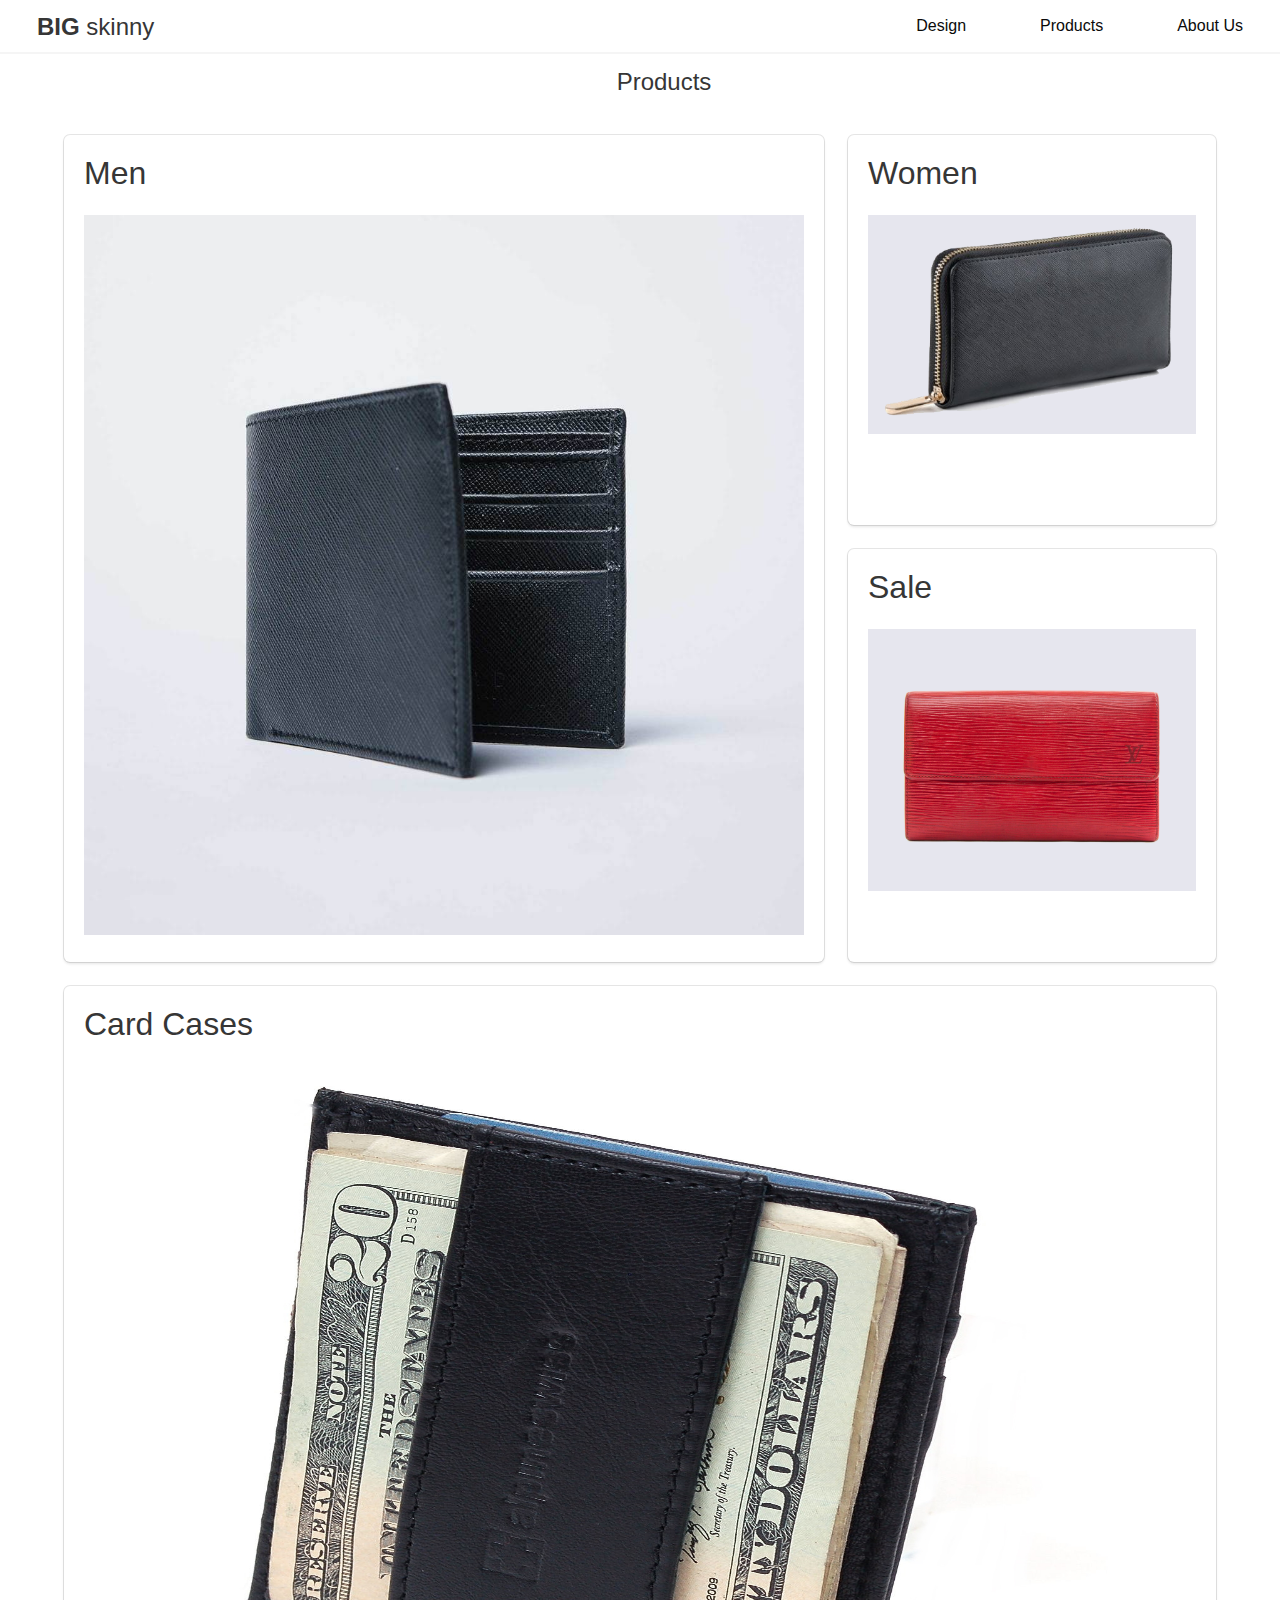
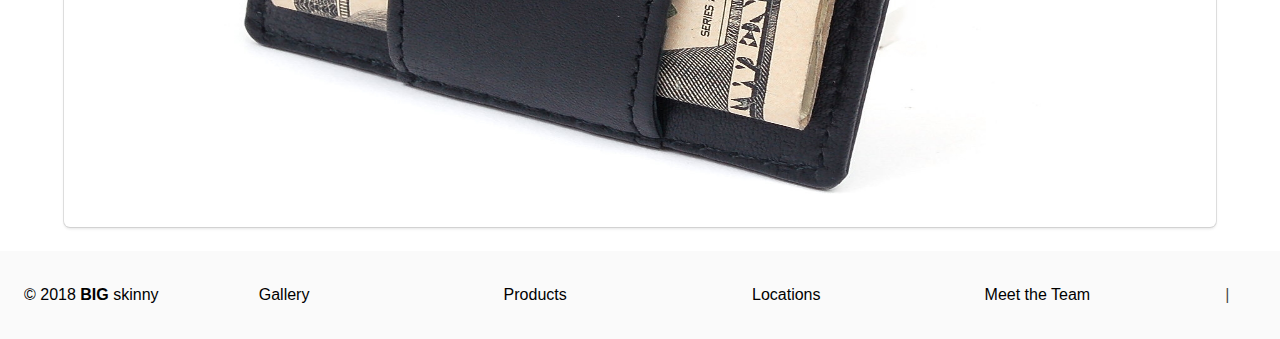
<file: products.html>
<!DOCTYPE html>
<html>
  <head>
    <meta charset="utf-8">
    <meta name="viewport" content="width=device-width, initial-scale=1">
    <title id="Top">Big Skinny</title>

    <!-- Remote Linked Files -->
    <!-- <link rel="stylesheet" href="https://cdnjs.cloudflare.com/ajax/libs/bulma/0.7.0/css/bulma.min.css">
    <script defer src="https://use.fontawesome.com/releases/v5.0.7/js/all.js"></script> -->

    <!-- Bulma CSS Files -->
    <link rel="stylesheet" type="text/css" href="bulma-0.7.0/css/bulma.css" />
    <link rel="stylesheet" type="text/css" href="bulma-0.7.0/css/bulma.min.css" />

    <!-- Local Linked Files -->
    <link type="text/css" rel="stylesheet" href="css/styles.css"/>

    <script type="text/javascript" src="js/scripts.js"></script>

    <link rel="stylesheet" href="https://use.fontawesome.com/releases/v5.0.10/css/all.css" integrity="sha384-+d0P83n9kaQMCwj8F4RJB66tzIwOKmrdb46+porD/OvrJ+37WqIM7UoBtwHO6Nlg" crossorigin="anonymous">

    <script src="https://ajax.googleapis.com/ajax/libs/jquery/3.3.1/jquery.min.js"></script>
    <script>
    $(document).ready(function(){
      // Add smooth scrolling to all links
      $("a").on('click', function(event) {

        // Make sure this.hash has a value before overriding default behavior
        if (this.hash !== "") {
          // Prevent default anchor click behavior
          event.preventDefault();

          // Store hash
          var hash = this.hash;

          // Using jQuery's animate() method to add smooth page scroll
          // The optional number (800) specifies the number of milliseconds it takes to scroll to the specified area
          $('html, body').animate({
            scrollTop: $(hash).offset().top
          }, 800, function(){

            // Add hash (#) to URL when done scrolling (default click behavior)
            window.location.hash = hash;
          });
        } // End if
      });
    });
    </script>
      <!--<script>
          document.getElementById("nav-toggle").addEventListener ("click", toggleNav);
          function toggleNav() {
              var nav = document.getElementById("nav-menu");
              var className = nav.getAttribute("class");
              if(className == "nav-right nav-menu") {
                  nav.className = "nav-right nav-menu is-active";
              } else {
                  nav.className = "nav-right nav-menu";
              }
          }
      </script>-->

  </head>
  <body>

  <nav class="navbar has-text-black">
      <div class="navbar-brand">
          <a class="navbar-item has-text-black" href="index.html">
              <h4 class="title is-4"><strong style="font-weight: bold">BIG</strong> skinny</h4>
          </a>

          <div class="navbar-burger burger" data-target="navMenubd-example">
              <span></span>
              <span></span>
              <span></span>
          </div>
      </div>

      <div id="navMenubd-example" class="navbar-menu has-text-black">
          <div class="navbar-start">

              <div class="navbar-item has-dropdown is-hoverable is-mega">

              </div>
              <div class="navbar-item has-dropdown is-hoverable">


              </div>

          </div>

          <div class="navbar-end has-text-right">
              <a class="navbar-item has-text-black" href="design.html">Design</a>
              <a class="navbar-item has-text-black" href="products.html">Products</a>
              <a class="navbar-item has-text-black" href="about.html">About Us</a>

          </div>
      </div>
  </nav>



    <div class="container">
      <div class = "container is-fullhd">

      </div>
        <section id="our-wallets" class="hero is-medium has-text-centered">
            <div class="hero-body">
                <div class="container">
                    <h4 class="title is-4">
                        Products
                    </h4>
                </div>
            </div>
        </section>
      <div class="tile is-ancestor">
        <div class="tile is-parent">

        </div>
      </div>
      <div class="tile is-ancestor">
        <div class="tile is-vertical is-12">
          <div class="tile">
            <div class="tile is-parent">
              <a href="men.html">
              <article class="tile is-child box">
                <p class="title">Men</p>
                <div class="content">
                  <img src="images/men.jpg" alt="">
                </div>
              </article>
              </a>
            </div>
            <div class="tile is-4 is-vertical">
              <div class="tile">

                <div class="tile is-parent">

                  <article class="tile is-child box">
                    <a href="women.html">
                    <p class="title">Women</p>
                    <figure class="image is-3by2">
                      <img src="images/fixedwomen.png">
                    </figure>
                  </a>
                  </article>
                </div>
                <!-- <div class="tile is-parent">
                  <article class="tile is-child box">
                    <p class="title">Seven</p>
                    <p class="subtitle">Subtitle</p>
                  </article>
                </div> -->
              </div>
                <div class="tile is-parent">
                    <article class="tile is-child box">
                        <a href="sale.html">
                        <p class="title">Sale</p>
                        <figure class="image is-5by4">
                            <img src="images/fixedsale.png">
                        </figure>
                        </a>
                        <!-- <img src="images/water.jpg" alt=""> -->
                    </article>
                </div>
            </div>
          </div>
        </div>
      </div>
        <div class="tile is-ancestor">

        </div>
        <div class="tile is-ancestor">
          <div class="tile is-parent">
            <article class="tile is-child box">
              <p class="title">Card Cases</p>
                <figure class="image is-3by2">
                    <img src="images/card case.jpg" alt="">
                </figure>

            </article>
          </div>
        </div>

        <!-- THE OLD ONES -->
        <!-- <div class="tile is-parent">
          <article class="tile is-child box">
            <p class="title">One</p>
            <p class="subtitle">Subtitle</p>
          </article>
        </div>
        <div class="tile is-parent">
          <article class="tile is-child box">
            <p class="title">One</p>
            <p class="subtitle">Subtitle</p>
          </article>
        </div> -->
      </div>
      <!-- <div class="tile is-ancestor">
        <div class="tile is-12 is-vertical is-parent">
          <div class="tile is-child box">
            <p class="title">One</p>
            <p>Lorem ipsum .</p>
          </div>
          <div class="tile is-child box">
            <p class="title">One</p>
            <p>Lorem ipsum .</p>
          </div>
      </div>
    </div> -->

    <section style="width:100%">
      <br>
        <footer class="footer is-fullhd">
          <div class="container is-fullhd">
            <div class="content has-text-centered">
              <div style="float: left;">
                <p>
                  <a href="index.html" style="color: black;"> &copy; 2018 <strong>BIG</strong> skinny </a>
                </p>
              </div>
              <div style="float: right">
                <a href="https://www.instagram.com/bigskinny_wallets/?hl=en" style="color: black;"><i class="fab fa-instagram"></i></a>
                &nbsp; &nbsp;
                <a href="https://twitter.com/big_skinny" style="color: black;"><i class="fab fa-twitter"></i></a>
                &nbsp; &nbsp;
                <a href="https://www.facebook.com/bigskinny/" style="color: black;"><i class="fab fa-facebook"></i></a>
                &nbsp; &nbsp; &nbsp;
                | &nbsp; &nbsp; &nbsp;<a href="#Top"><i class="fas fa-arrow-up" style="color: black"></i></a>
              </div>

              <div class="flex-grid-thirds is-hidden-mobile" >
                <div class="col"><a href="gallery.html" style="color: black;">Gallery</a></div>
                <div class="col"><a href="products.html" style="color: black;">Products</a></div>
                <div class="col"><a href="locations.html" style="color: black;">Locations</a></div>
                <div class="col"><a href="team.html" style="color: black;">Meet the Team</a></div>
              </div>


            </div>
          </div>
        </footer>
    </section>

  </body>
</html>
</file>
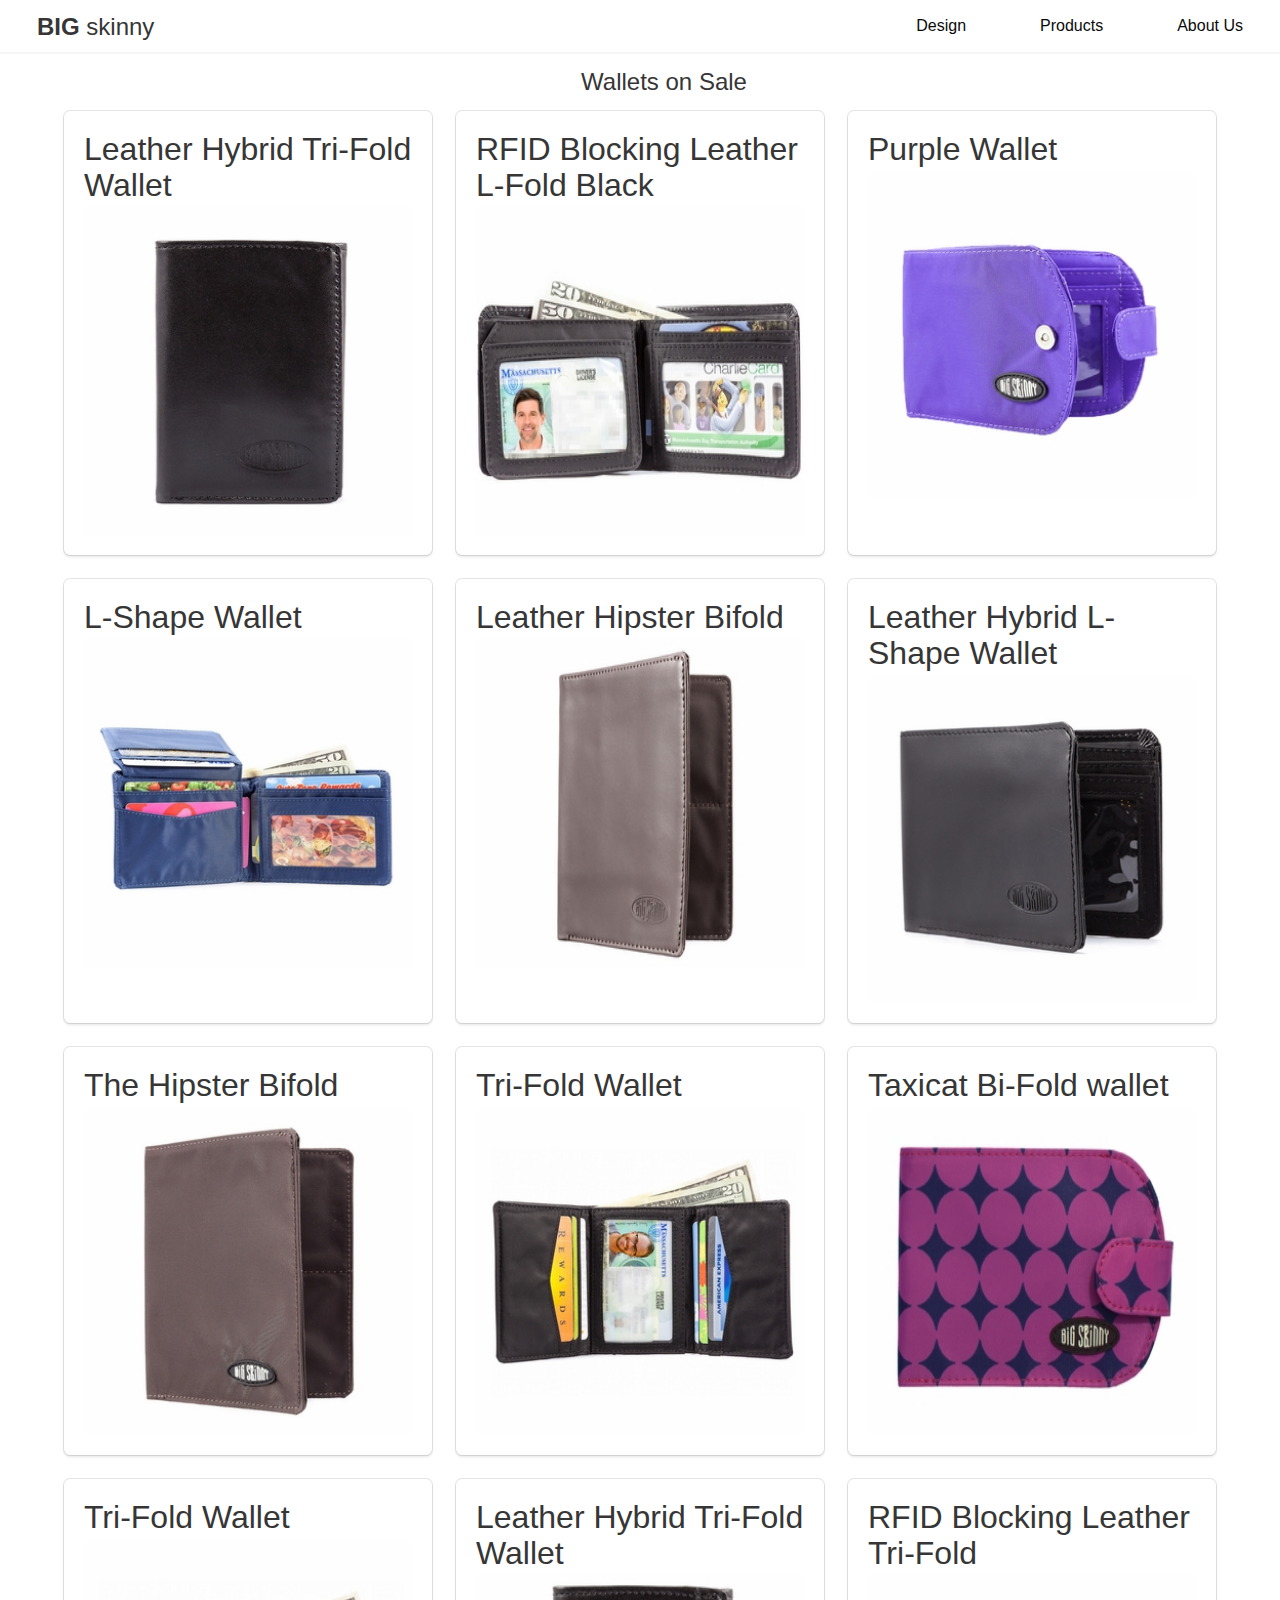
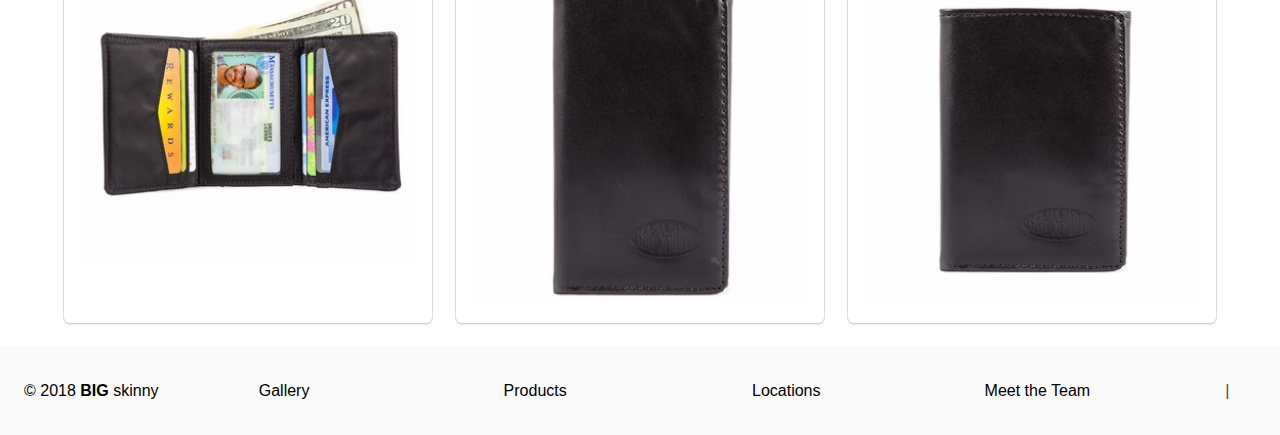
<file: sale.html>
<!DOCTYPE html>
<html>
  <head>
    <meta charset="utf-8">
    <meta name="viewport" content="width=device-width, initial-scale=1">
    <title id="Top">Big Skinny</title>

    <!-- Remote Linked Files -->
    <!-- <link rel="stylesheet" href="https://cdnjs.cloudflare.com/ajax/libs/bulma/0.7.0/css/bulma.min.css">
    <script defer src="https://use.fontawesome.com/releases/v5.0.7/js/all.js"></script> -->

    <!-- Bulma CSS Files -->
    <link rel="stylesheet" type="text/css" href="bulma-0.7.0/css/bulma.css" />
    <link rel="stylesheet" type="text/css" href="bulma-0.7.0/css/bulma.min.css" />

    <!-- Local Linked Files -->
    <link type="text/css" rel="stylesheet" href="css/styles.css"/>

    <script type="text/javascript" src="js/scripts.js"></script>

    <link rel="stylesheet" href="https://use.fontawesome.com/releases/v5.0.10/css/all.css" integrity="sha384-+d0P83n9kaQMCwj8F4RJB66tzIwOKmrdb46+porD/OvrJ+37WqIM7UoBtwHO6Nlg" crossorigin="anonymous">

    <script src="https://ajax.googleapis.com/ajax/libs/jquery/3.3.1/jquery.min.js"></script>
    <script>
    $(document).ready(function(){
      // Add smooth scrolling to all links
      $("a").on('click', function(event) {

        // Make sure this.hash has a value before overriding default behavior
        if (this.hash !== "") {
          // Prevent default anchor click behavior
          event.preventDefault();

          // Store hash
          var hash = this.hash;

          // Using jQuery's animate() method to add smooth page scroll
          // The optional number (800) specifies the number of milliseconds it takes to scroll to the specified area
          $('html, body').animate({
            scrollTop: $(hash).offset().top
          }, 800, function(){

            // Add hash (#) to URL when done scrolling (default click behavior)
            window.location.hash = hash;
          });
        } // End if
      });
    });
    </script>
      <!--<script>
          document.getElementById("nav-toggle").addEventListener ("click", toggleNav);
          function toggleNav() {
              var nav = document.getElementById("nav-menu");
              var className = nav.getAttribute("class");
              if(className == "nav-right nav-menu") {
                  nav.className = "nav-right nav-menu is-active";
              } else {
                  nav.className = "nav-right nav-menu";
              }
          }
      </script>-->

  </head>
  <body>

  <nav class="navbar has-text-black">
      <div class="navbar-brand">
          <a class="navbar-item has-text-black" href="index.html">
            <h4 class="title is-4"><strong style="font-weight: bold">BIG</strong> skinny</h4>
          </a>

          <div class="navbar-burger burger" data-target="navMenubd-example">
              <span></span>
              <span></span>
              <span></span>
          </div>
      </div>

      <div id="navMenubd-example" class="navbar-menu has-text-black">
          <div class="navbar-start">
              <!--<div class="navbar-item has-dropdown is-hoverable">-->
                  <!--<a class="navbar-link  is-active" href="/documentation/overview/start/">-->
                      <!--Docss-->
                  <!--</a>-->
                  <!--<div class="navbar-dropdown ">-->
                      <!--<a class="navbar-item " href="/documentation/overview/start/">-->
                          <!--Overview-->
                      <!--</a>-->
                      <!--<a class="navbar-item " href="http://bulma.io/documentation/modifiers/syntax/">-->
                          <!--Modifiers-->
                      <!--</a>-->

                      <!--<a class="navbar-item is-active" href="http://bulma.io/documentation/components/breadcrumb/">-->
                          <!--Components-->
                      <!--</a>-->

                      <!--<hr class="navbar-divider">-->
                      <!--<div class="navbar-item"></div>-->
                  <!--</div>-->
              <!--</div>-->
              <div class="navbar-item has-dropdown is-hoverable is-mega">

                  <!--<div id="blogDropdown" class="navbar-dropdown " data-style="width: 18rem;">
                      <div class="container is-fluid"></div>

                      <hr class="navbar-divider">
                      <div class="navbar-item">
                          <div class="navbar-content">

                          </div>
                      </div>
                  </div>-->
              </div>
              <div class="navbar-item has-dropdown is-hoverable">


              </div>

          </div>

          <div class="navbar-end has-text-right">
              <a class="navbar-item has-text-black" href="design.html">Design</a>
              <a class="navbar-item has-text-black" href="products.html">Products</a>
              <a class="navbar-item has-text-black" href="about.html">About Us</a>

          </div>
      </div>
  </nav>



    <div class="container">
      <div class = "container is-fullhd">

      </div>
        <section id="our-wallets" class="hero is-medium has-text-centered">
            <div class="hero-body">
                <div class="container">
                    <h4 class="title is-4">
                        Wallets on Sale
                    </h4>
                </div>
            </div>
        </section>

        <div class="tile is-ancestor">
          <div class="tile is-parent">
            <article class="tile is-child box">
              <p class="title">Leather Hybrid Tri-Fold Wallet</p>
              <p class="subtitle"></p>
              <figure class="image is-1by1">
                <img src="images/mensWallets/Unknown-4.jpeg">
              </figure>
            </article>
          </div>
          <div class="tile is-parent">
            <article class="tile is-child box">
              <p class="title">RFID Blocking Leather L-Fold Black</p>
              <p class="subtitle"></p>
              <figure class="image is-1by1">
                <img src="images/mensWallets/Unknown-5.jpeg">
              </figure>
            </article>
          </div>
          <div class="tile is-parent">
            <article class="tile is-child box">
              <p class="title">Purple Wallet</p>
              <p class="subtitle"></p>
              <figure class="image is-1by1">
                <img src="images/mensWallets/Unknown-6.jpeg">
              </figure>
            </article>
          </div>
        </div>

        <div class="tile is-ancestor">
          <div class="tile is-parent">
            <article class="tile is-child box">
              <p class="title">L-Shape Wallet</p>
              <p class="subtitle"></p>
              <figure class="image is-1by1">
                <img src="images/mensWallets/Unknown-1.jpeg">
              </figure>
            </article>
          </div>
          <div class="tile is-parent">
            <article class="tile is-child box">
              <p class="title">Leather Hipster Bifold</p>
              <p class="subtitle"></p>
              <figure class="image is-1by1">
                <img src="images/mensWallets/Unknown-2.jpeg">
              </figure>
            </article>
          </div>
          <div class="tile is-parent">
            <article class="tile is-child box">
              <p class="title">Leather Hybrid L-Shape Wallet</p>
              <p class="subtitle"></p>
              <figure class="image is-1by1">
                <img src="images/mensWallets/Unknown-3.jpeg">
              </figure>
            </article>
          </div>
        </div>



        <div class="tile is-ancestor">
          <div class="tile is-parent">
            <article class="tile is-child box">
              <p class="title">The Hipster Bifold</p>
              <p class="subtitle"></p>
              <figure class="image is-1by1">
                <img src="images/mensWallets/Unknown-7.jpeg">
              </figure>
            </article>
          </div>
          <div class="tile is-parent">
            <article class="tile is-child box">
              <p class="title">Tri-Fold Wallet</p>
              <p class="subtitle"></p>
              <figure class="image is-1by1">
                <img src="images/mensWallets/Unknown-8.jpeg">
              </figure>
            </article>
          </div>
          <div class="tile is-parent">
            <article class="tile is-child box">
              <p class="title">Taxicat Bi-Fold wallet</p>
              <p class="subtitle"></p>
              <figure class="image is-1by1">
                <img src="images/mensWallets/Unknown-9.jpeg">
              </figure>
            </article>
          </div>
        </div>

        <div class="tile is-ancestor">
          <div class="tile is-parent">
            <article class="tile is-child box">
              <p class="title">Tri-Fold Wallet</p>
              <p class="subtitle"></p>
              <figure class="image is-1by1">
                <img src="images/mensWallets/Unknown-10.jpeg">
              </figure>
            </article>
          </div>
          <div class="tile is-parent">
            <article class="tile is-child box">
              <p class="title">Leather Hybrid Tri-Fold Wallet</p>
              <p class="subtitle"></p>
              <figure class="image is-1by1">
                <img src="images/mensWallets/Unknown-11.jpeg">
              </figure>
            </article>
          </div>
          <div class="tile is-parent">
            <article class="tile is-child box">
              <p class="title">RFID Blocking Leather Tri-Fold</p>
              <p class="subtitle"></p>
              <figure class="image is-1by1">
                <img src="images/mensWallets/Unknown-12.jpeg">
              </figure>
            </article>
          </div>
        </div>
      </div>



      <!-- <div class="tile is-ancestor">
        <div class="tile is-12 is-vertical is-parent">
          <div class="tile is-child box">
            <p class="title">One</p>
            <p>Lorem ipsum .</p>
          </div>
          <div class="tile is-child box">
            <p class="title">One</p>
            <p>Lorem ipsum .</p>
          </div>
      </div>
    </div> -->
    <section style="width:100%">
      <br>
        <footer class="footer is-fullhd">
          <div class="container is-fullhd">
            <div class="content has-text-centered">
              <div style="float: left;">
                <p>
                  <a href="index.html" style="color: black;"> &copy; 2018 <strong>BIG</strong> skinny </a>
                </p>
              </div>
              <div style="float: right">
                <a href="https://www.instagram.com/bigskinny_wallets/?hl=en" style="color: black;"><i class="fab fa-instagram"></i></a>
                &nbsp; &nbsp;
                <a href="https://twitter.com/big_skinny" style="color: black;"><i class="fab fa-twitter"></i></a>
                &nbsp; &nbsp;
                <a href="https://www.facebook.com/bigskinny/" style="color: black;"><i class="fab fa-facebook"></i></a>
                &nbsp; &nbsp; &nbsp;
                | &nbsp; &nbsp; &nbsp;<a href="#Top"><i class="fas fa-arrow-up" style="color: black"></i></a>
              </div>

              <div class="flex-grid-thirds is-hidden-mobile" >
                <div class="col"><a href="gallery.html" style="color: black;">Gallery</a></div>
                <div class="col"><a href="products.html" style="color: black;">Products</a></div>
                <div class="col"><a href="locations.html" style="color: black;">Locations</a></div>
                <div class="col"><a href="team.html" style="color: black;">Meet the Team</a></div>
              </div>


            </div>
          </div>
        </footer>
    </section>

  </body>
</html>
</file>
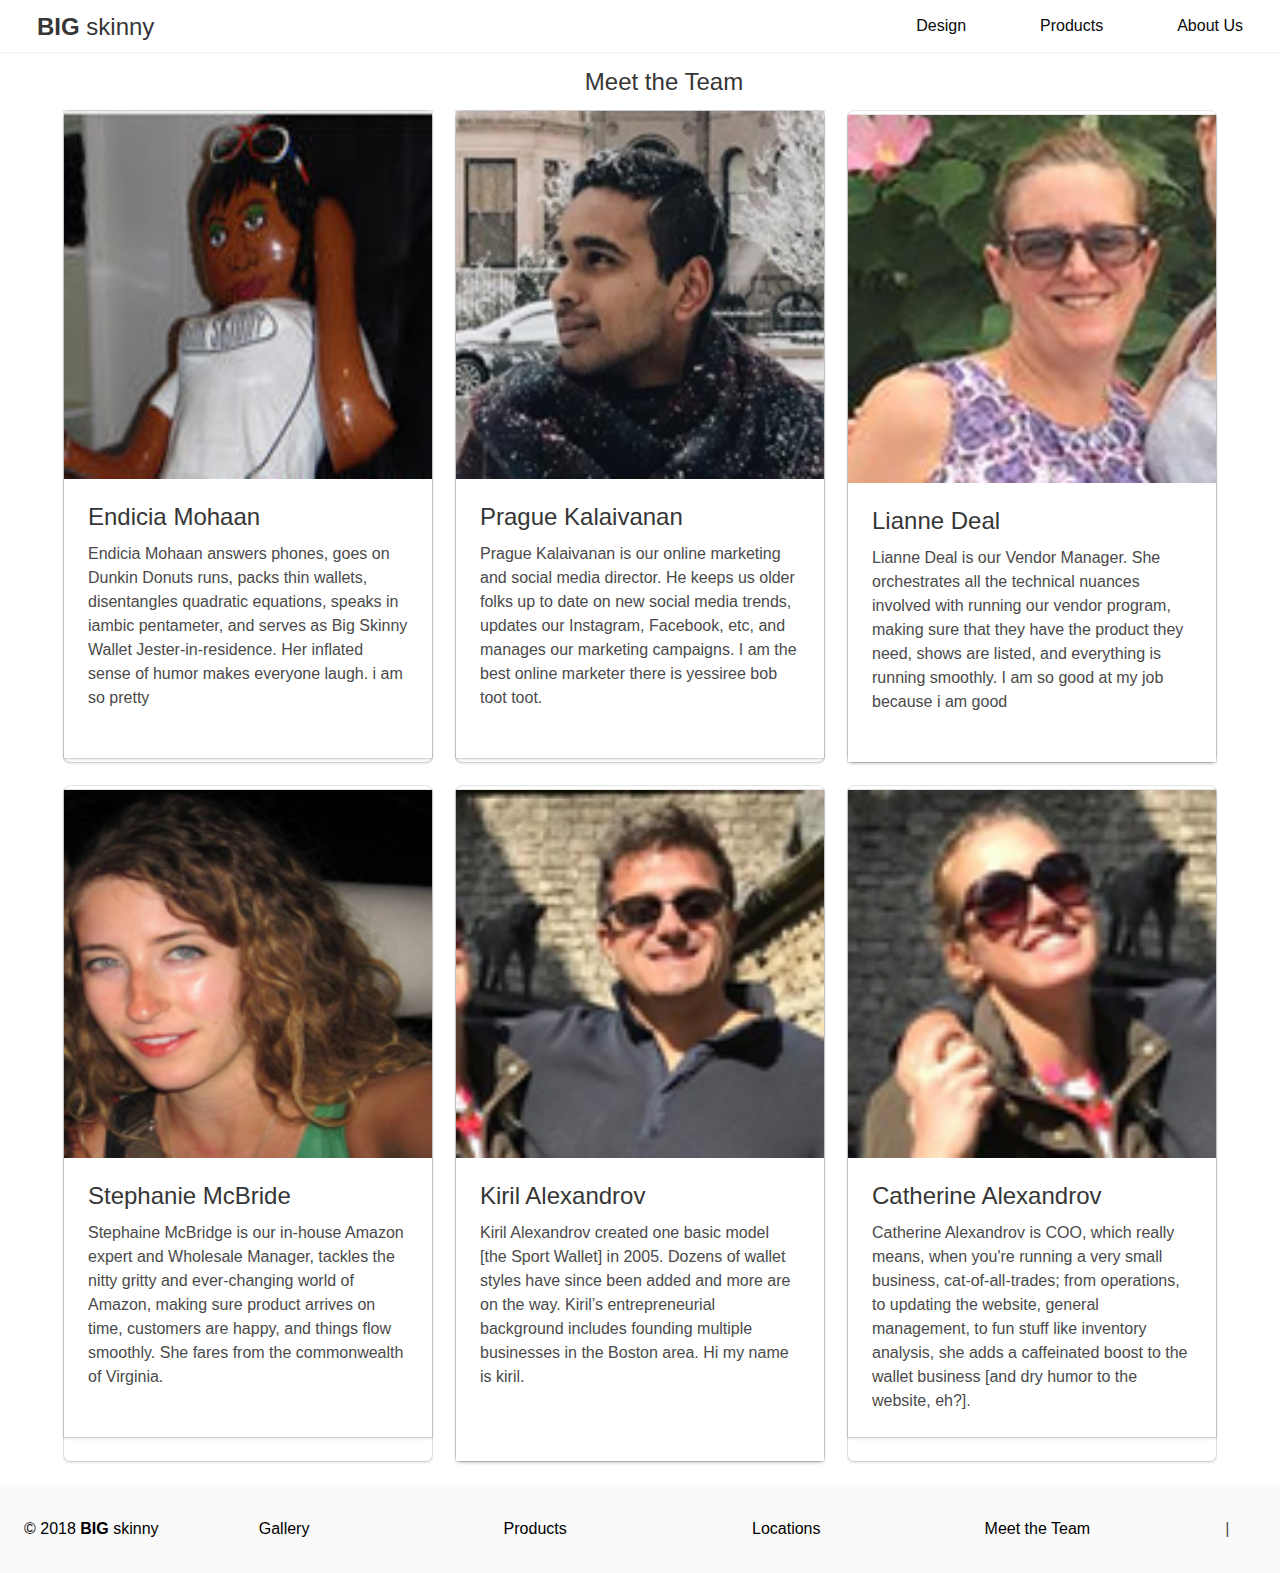
<file: team.html>
<!DOCTYPE html>
<html>
  <head>
    <meta charset="utf-8">
    <meta name="viewport" content="width=device-width, initial-scale=1">
    <title id="Top">Big Skinny</title>

    <!-- Remote Linked Files -->
    <!-- <link rel="stylesheet" href="https://cdnjs.cloudflare.com/ajax/libs/bulma/0.7.0/css/bulma.min.css">
    <script defer src="https://use.fontawesome.com/releases/v5.0.7/js/all.js"></script> -->

    <!-- Bulma CSS Files -->
    <link rel="stylesheet" type="text/css" href="bulma-0.7.0/css/bulma.css" />
    <link rel="stylesheet" type="text/css" href="bulma-0.7.0/css/bulma.min.css" />

    <!-- Local Linked Files -->
    <link type="text/css" rel="stylesheet" href="css/styles.css"/>

      <script type="text/javascript" src="js/scripts.js"></script>

      <link rel="stylesheet" href="https://use.fontawesome.com/releases/v5.0.10/css/all.css" integrity="sha384-+d0P83n9kaQMCwj8F4RJB66tzIwOKmrdb46+porD/OvrJ+37WqIM7UoBtwHO6Nlg" crossorigin="anonymous">

      <script src="https://ajax.googleapis.com/ajax/libs/jquery/3.3.1/jquery.min.js"></script>
      <script>
      $(document).ready(function(){
        // Add smooth scrolling to all links
        $("a").on('click', function(event) {

          // Make sure this.hash has a value before overriding default behavior
          if (this.hash !== "") {
            // Prevent default anchor click behavior
            event.preventDefault();

            // Store hash
            var hash = this.hash;

            // Using jQuery's animate() method to add smooth page scroll
            // The optional number (800) specifies the number of milliseconds it takes to scroll to the specified area
            $('html, body').animate({
              scrollTop: $(hash).offset().top
            }, 800, function(){

              // Add hash (#) to URL when done scrolling (default click behavior)
              window.location.hash = hash;
            });
          } // End if
        });
      });
      </script>


      <!--<script>
          document.getElementById("nav-toggle").addEventListener ("click", toggleNav);
          function toggleNav() {
              var nav = document.getElementById("nav-menu");
              var className = nav.getAttribute("class");
              if(className == "nav-right nav-menu") {
                  nav.className = "nav-right nav-menu is-active";
              } else {
                  nav.className = "nav-right nav-menu";
              }
          }
      </script>-->

  </head>
  <body>

  <nav class="navbar has-text-black">
      <div class="navbar-brand">
          <a class="navbar-item has-text-black" href="index.html">
            <h4 class="title is-4"><strong style="font-weight: bold">BIG</strong> skinny</h4>
          </a>

          <div class="navbar-burger burger" data-target="navMenubd-example">
              <span></span>
              <span></span>
              <span></span>
          </div>
      </div>

      <div id="navMenubd-example" class="navbar-menu has-text-black">
          <div class="navbar-start">

              <div class="navbar-item has-dropdown is-hoverable is-mega">


              </div>
              <div class="navbar-item has-dropdown is-hoverable">


              </div>

          </div>

          <div class="navbar-end has-text-right">
              <a class="navbar-item has-text-black" href="design.html">Design</a>
              <a class="navbar-item has-text-black" href="products.html">Products</a>
              <a class="navbar-item has-text-black" href="about.html">About Us</a>

          </div>
      </div>
  </nav>



    <div class="container">
      <div class = "container is-fullhd">

      </div>
        <section id="our-wallets" class="hero is-medium has-text-centered">
            <div class="hero-body">
                <div class="container">
                    <h4 class="title is-4">
                        Meet the Team
                    </h4>
                </div>
            </div>
        </section>

        <section>
        </section>


        <div class="tile is-ancestor">
          <div class="tile is-parent">
            <article class="tile is-child box peps">
              <div class="card">
                <div class="card-image">
                  <figure class="image is-1by1">
                    <img src="images/bios/EndiciaMohaan.jpg" alt="Placeholder image">
                  </figure>
                </div>
                <div class="card-content">
                  <div class="media">
                    <!-- <div class="media-left">
                      <figure class="image is-48x48">
                        <img src="images/anish.png" alt="Placeholder image">
                      </figure>
                    </div> -->
                    <div class="media-content">
                      <p class="title is-4">Endicia Mohaan</p>
                    </div>
                  </div>

                  <div class="content">
                    Endicia Mohaan answers phones, goes on Dunkin Donuts runs, packs thin wallets, disentangles quadratic equations, speaks in iambic pentameter, and serves as Big Skinny Wallet Jester-in-residence. Her inflated sense of humor makes everyone laugh. i am so pretty<br><br>
                  </div>
                </div>
              </div>
            </article>
          </div>
          <div class="tile is-parent">
            <article class="tile is-child box peps">
              <div class="card">
                <div class="card-image">
                  <figure class="image is-1by1">
                    <img src="images/bios/PRAGUE.jpg" alt="Placeholder image">
                  </figure>
                </div>
                <div class="card-content">
                  <div class="media">

                    <div class="media-content">
                      <p class="title is-4">Prague Kalaivanan</p>
                    </div>
                  </div>

                  <div class="content">
                    Prague Kalaivanan is our online marketing and social media director. He keeps us older folks up to date on new social media trends, updates our Instagram, Facebook, etc, and manages our marketing campaigns.  I am the best online marketer there is yessiree bob toot toot. <br><br>
                  </div>
                </div>
              </div>
            </article>
          </div>
          <div class="tile is-parent">
            <article class="tile is-child box peps">
              <p class="title"></p>
              <p class="subtitle"></p>
              <div class="card">
                <div class="card-image">
                  <figure class="image is-1by1">
                    <img src="images/bios/Lianne.jpg" alt="Placeholder image">
                  </figure>
                </div>
                <div class="card-content">
                  <div class="media">

                    <div class="media-content">
                      <p class="title is-4">Lianne Deal</p>
                    </div>
                  </div>

                  <div class="content">
                    Lianne Deal is our Vendor Manager. She orchestrates all the technical nuances involved with running our vendor program, making sure that they have the product they need, shows are listed, and everything is running smoothly.  I am so good at my job because i am good<br><br>
                  </div>
                </div>
              </div>
            </article>
          </div>
        </div>

        <div class="tile is-ancestor">
          <div class="tile is-parent">
            <article class="tile is-child box peps">
              <p class="title"></p>
              <p class="subtitle"></p>
              <div class="card">
                <div class="card-image">
                  <figure class="image is-1by1">
                    <img src="images/bios/mcbride.jpg" alt="Placeholder image">
                  </figure>
                </div>
                <div class="card-content">
                  <div class="media">

                    <div class="media-content">
                      <p class="title is-4">Stephanie McBride</p>
                    </div>
                  </div>

                  <div class="content">
                    Stephaine McBridge is our in-house Amazon expert and Wholesale Manager, tackles the nitty gritty and ever-changing world of Amazon, making sure product arrives on time, customers are happy, and things flow smoothly. She fares from the commonwealth of Virginia.<br><br>
                  </div>
                </div>
              </div>
            </article>
          </div>

          <div class="tile is-parent">
            <article class="tile is-child box peps">
              <p class="title"></p>
              <p class="subtitle"></p>
              <div class="card">
                <div class="card-image">
                  <figure class="image is-1by1">
                    <img src="images/bios/cathandkiril2.jpg" alt="Placeholder image">
                  </figure>
                </div>
                <div class="card-content">
                  <div class="media">

                    <div class="media-content">
                      <p class="title is-4">Kiril Alexandrov</p>
                    </div>
                  </div>

                  <div class="content">
                    Kiril Alexandrov created one basic model [the Sport Wallet] in 2005. Dozens of wallet styles have since been added and more are on the way. Kiril’s entrepreneurial background includes founding multiple businesses in the Boston area. Hi my name is kiril. <br><br><br>
                  </div>
                </div>
              </div>
            </article>
          </div>


          <div class="tile is-parent">
            <article class="tile is-child box peps">
              <p class="title"></p>
              <p class="subtitle"></p>
              <div class="card">
                <div class="card-image">
                  <figure class="image is-1by1">
                    <img src="images/bios/cathandkiril1.jpg" alt="Placeholder image">
                  </figure>
                </div>
                <div class="card-content">
                  <div class="media">

                    <div class="media-content">
                      <p class="title is-4">Catherine Alexandrov</p>
                    </div>
                  </div>

                  <div class="content">
                    Catherine Alexandrov is COO, which really means, when you're running a very small business, cat-of-all-trades; from operations, to updating the website, general management, to fun stuff like inventory analysis, she adds a caffeinated boost to the wallet business [and dry humor to the website, eh?].
                  </div>
                </div>
              </div>
            </article>
          </div>

        </div>
</div>



      <!-- <div class="tile is-ancestor">
        <div class="tile is-12 is-vertical is-parent">
          <div class="tile is-child box">
            <p class="title">One</p>
            <p>Lorem ipsum .</p>
          </div>
          <div class="tile is-child box">
            <p class="title">One</p>
            <p>Lorem ipsum .</p>
          </div>
      </div>
    </div> -->
<section style="width:100%">
  <br>
    <footer class="footer is-fullhd">
      <div class="container is-fullhd">
        <div class="content has-text-centered">
          <div style="float: left;">
            <p>
              <a href="index.html" style="color: black;"> &copy; 2018 <strong>BIG</strong> skinny </a>
            </p>
          </div>
          <div style="float: right">
            <a href="https://www.instagram.com/bigskinny_wallets/?hl=en" style="color: black;"><i class="fab fa-instagram"></i></a>
            &nbsp; &nbsp;
            <a href="https://twitter.com/big_skinny" style="color: black;"><i class="fab fa-twitter"></i></a>
            &nbsp; &nbsp;
            <a href="https://www.facebook.com/bigskinny/" style="color: black;"><i class="fab fa-facebook"></i></a>
            &nbsp; &nbsp; &nbsp;
            | &nbsp; &nbsp; &nbsp;<a href="#Top"><i class="fas fa-arrow-up" style="color: black"></i></a>
          </div>

          <div class="flex-grid-thirds is-hidden-mobile" >
            <div class="col"><a href="gallery.html" style="color: black;">Gallery</a></div>
            <div class="col"><a href="products.html" style="color: black;">Products</a></div>
            <div class="col"><a href="locations.html" style="color: black;">Locations</a></div>
            <div class="col"><a href="team.html" style="color: black;">Meet the Team</a></div>
          </div>


        </div>
      </div>
    </footer>
</section>

  </body>
</html>
</file>
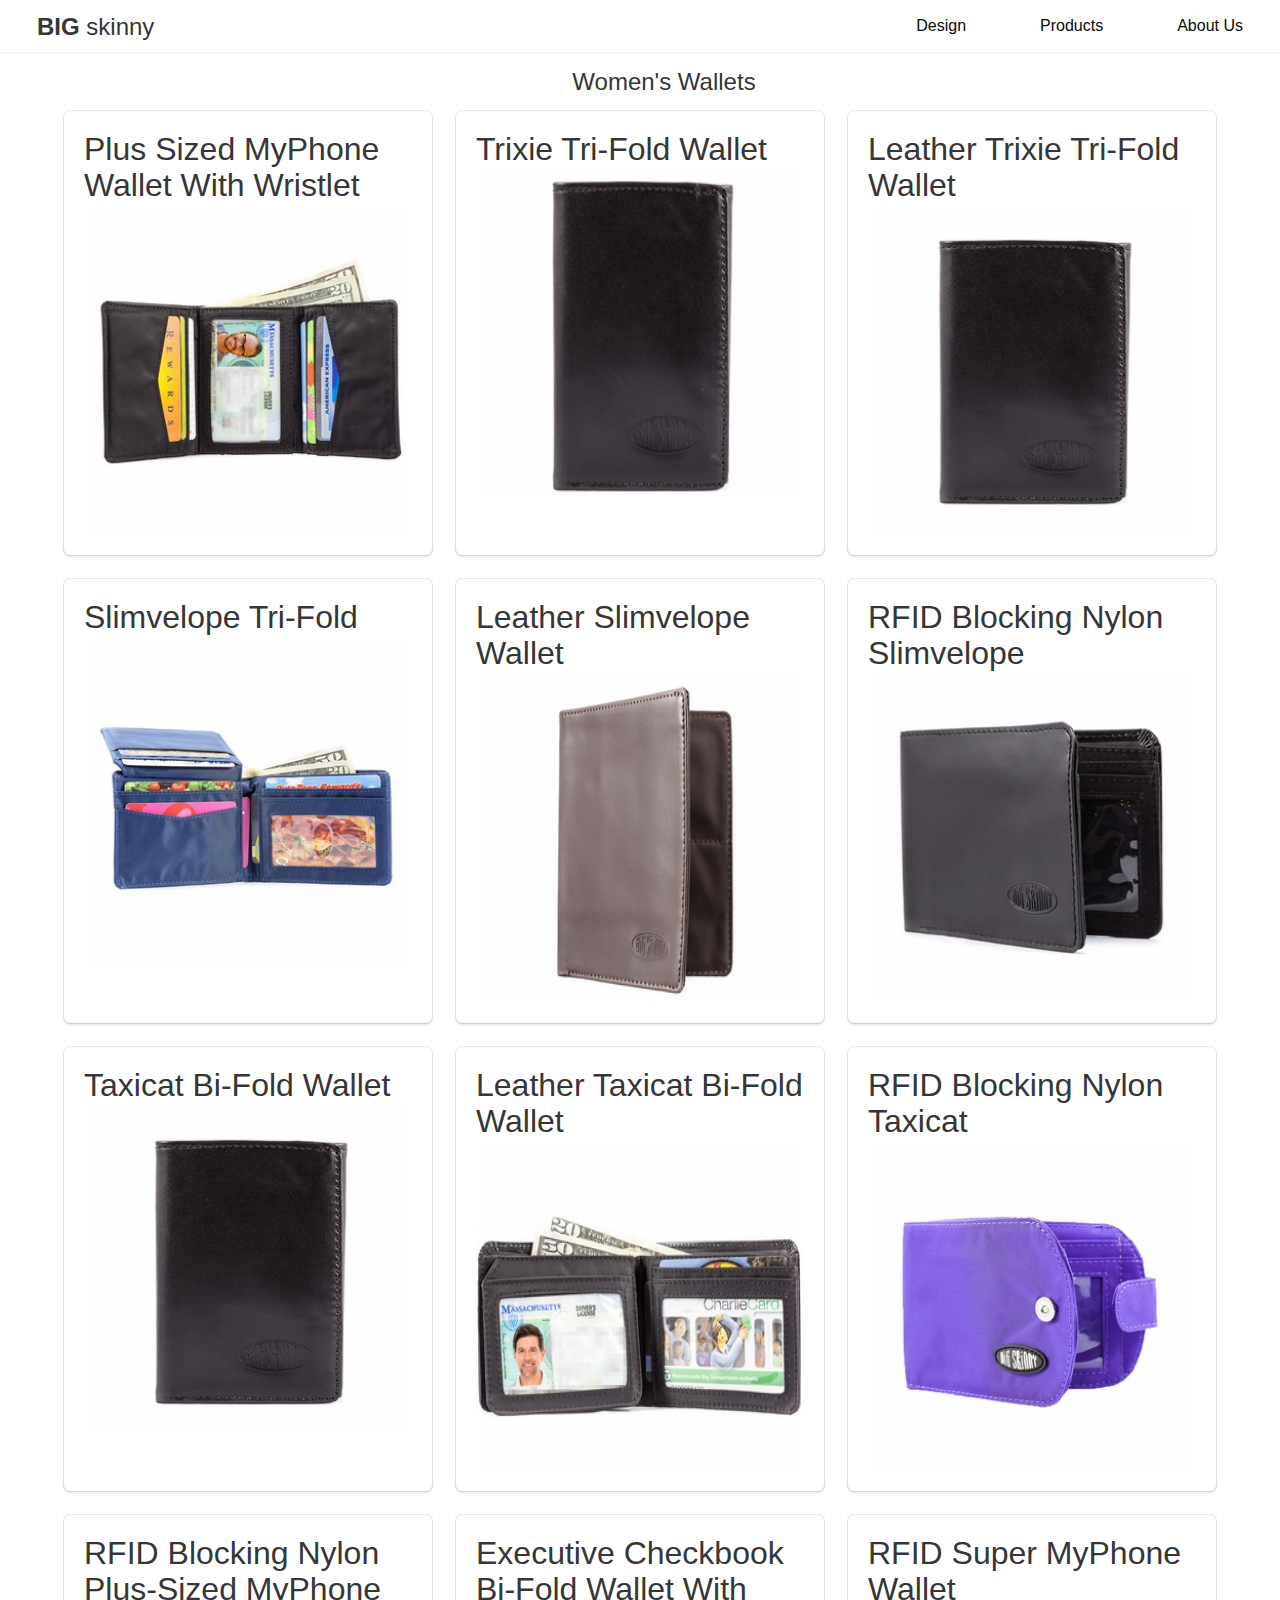
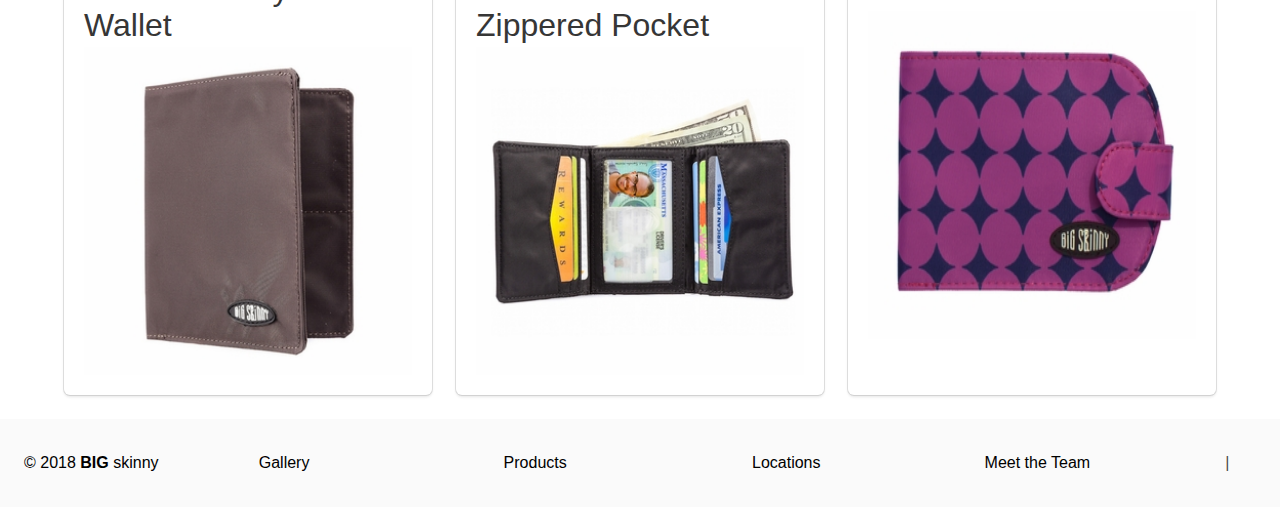
<file: women.html>
<!DOCTYPE html>
<html>
  <head>
    <meta charset="utf-8">
    <meta name="viewport" content="width=device-width, initial-scale=1">
    <title id="Top">Big Skinny</title>

    <!-- Remote Linked Files -->
    <!-- <link rel="stylesheet" href="https://cdnjs.cloudflare.com/ajax/libs/bulma/0.7.0/css/bulma.min.css">
    <script defer src="https://use.fontawesome.com/releases/v5.0.7/js/all.js"></script> -->

    <!-- Bulma CSS Files -->
    <link rel="stylesheet" type="text/css" href="bulma-0.7.0/css/bulma.css" />
    <link rel="stylesheet" type="text/css" href="bulma-0.7.0/css/bulma.min.css" />

    <!-- Local Linked Files -->
    <link type="text/css" rel="stylesheet" href="css/styles.css"/>

    <script type="text/javascript" src="js/scripts.js"></script>

    <link rel="stylesheet" href="https://use.fontawesome.com/releases/v5.0.10/css/all.css" integrity="sha384-+d0P83n9kaQMCwj8F4RJB66tzIwOKmrdb46+porD/OvrJ+37WqIM7UoBtwHO6Nlg" crossorigin="anonymous">

    <script src="https://ajax.googleapis.com/ajax/libs/jquery/3.3.1/jquery.min.js"></script>
    <script>
    $(document).ready(function(){
      // Add smooth scrolling to all links
      $("a").on('click', function(event) {

        // Make sure this.hash has a value before overriding default behavior
        if (this.hash !== "") {
          // Prevent default anchor click behavior
          event.preventDefault();

          // Store hash
          var hash = this.hash;

          // Using jQuery's animate() method to add smooth page scroll
          // The optional number (800) specifies the number of milliseconds it takes to scroll to the specified area
          $('html, body').animate({
            scrollTop: $(hash).offset().top
          }, 800, function(){

            // Add hash (#) to URL when done scrolling (default click behavior)
            window.location.hash = hash;
          });
        } // End if
      });
    });
    </script>
      <!--<script>
          document.getElementById("nav-toggle").addEventListener ("click", toggleNav);
          function toggleNav() {
              var nav = document.getElementById("nav-menu");
              var className = nav.getAttribute("class");
              if(className == "nav-right nav-menu") {
                  nav.className = "nav-right nav-menu is-active";
              } else {
                  nav.className = "nav-right nav-menu";
              }
          }
      </script>-->

  </head>
  <body>

  <nav class="navbar has-text-black">
      <div class="navbar-brand">
          <a class="navbar-item has-text-black" href="index.html">
            <h4 class="title is-4"><strong style="font-weight: bold">BIG</strong> skinny</h4>
          </a>

          <div class="navbar-burger burger" data-target="navMenubd-example">
              <span></span>
              <span></span>
              <span></span>
          </div>
      </div>

      <div id="navMenubd-example" class="navbar-menu has-text-black">
          <div class="navbar-start">
              <!--<div class="navbar-item has-dropdown is-hoverable">-->
                  <!--<a class="navbar-link  is-active" href="/documentation/overview/start/">-->
                      <!--Docss-->
                  <!--</a>-->
                  <!--<div class="navbar-dropdown ">-->
                      <!--<a class="navbar-item " href="/documentation/overview/start/">-->
                          <!--Overview-->
                      <!--</a>-->
                      <!--<a class="navbar-item " href="http://bulma.io/documentation/modifiers/syntax/">-->
                          <!--Modifiers-->
                      <!--</a>-->

                      <!--<a class="navbar-item is-active" href="http://bulma.io/documentation/components/breadcrumb/">-->
                          <!--Components-->
                      <!--</a>-->

                      <!--<hr class="navbar-divider">-->
                      <!--<div class="navbar-item"></div>-->
                  <!--</div>-->
              <!--</div>-->
              <div class="navbar-item has-dropdown is-hoverable is-mega">

                  <!--<div id="blogDropdown" class="navbar-dropdown " data-style="width: 18rem;">
                      <div class="container is-fluid"></div>

                      <hr class="navbar-divider">
                      <div class="navbar-item">
                          <div class="navbar-content">

                          </div>
                      </div>
                  </div>-->
              </div>
              <div class="navbar-item has-dropdown is-hoverable">


              </div>

          </div>

          <div class="navbar-end has-text-right">
              <a class="navbar-item has-text-black" href="design.html">Design</a>
              <a class="navbar-item has-text-black" href="products.html">Products</a>
              <a class="navbar-item has-text-black" href="about.html">About Us</a>

          </div>
      </div>
  </nav>



    <div class="container">
      <div class = "container is-fullhd">

      </div>
        <section id="our-wallets" class="hero is-medium has-text-centered">
            <div class="hero-body">
                <div class="container">
                    <h4 class="title is-4">
                        Women's Wallets
                    </h4>
                </div>
            </div>
        </section>

        <div class="tile is-ancestor">
          <div class="tile is-parent">
            <article class="tile is-child box">
              <p class="title">Plus Sized MyPhone Wallet With Wristlet</p>
              <p class="subtitle"></p>
              <figure class="image is-1by1">
                <img src="images/mensWallets/Unknown-10.jpeg">
              </figure>
            </article>
          </div>
          <div class="tile is-parent">
            <article class="tile is-child box">
              <p class="title">Trixie Tri-Fold Wallet</p>
              <p class="subtitle"></p>
              <figure class="image is-1by1">
                <img src="images/mensWallets/Unknown-11.jpeg">
              </figure>
            </article>
          </div>
          <div class="tile is-parent">
            <article class="tile is-child box">
              <p class="title">Leather Trixie Tri-Fold Wallet</p>
              <p class="subtitle"></p>
              <figure class="image is-1by1">
                <img src="images/mensWallets/Unknown-12.jpeg">
              </figure>
            </article>
          </div>
        </div>

        <div class="tile is-ancestor">
          <div class="tile is-parent">
            <article class="tile is-child box">
              <p class="title">Slimvelope Tri-Fold</p>
              <p class="subtitle"></p>
              <figure class="image is-1by1">
                <img src="images/mensWallets/Unknown-1.jpeg">
              </figure>
            </article>
          </div>
          <div class="tile is-parent">
            <article class="tile is-child box">
              <p class="title">Leather Slimvelope Wallet</p>
              <p class="subtitle"></p>
              <figure class="image is-1by1">
                <img src="images/mensWallets/Unknown-2.jpeg">
              </figure>
            </article>
          </div>
          <div class="tile is-parent">
            <article class="tile is-child box">
              <p class="title">RFID Blocking Nylon Slimvelope</p>
              <p class="subtitle"></p>
              <figure class="image is-1by1">
                <img src="images/mensWallets/Unknown-3.jpeg">
              </figure>
            </article>
          </div>
        </div>

        <div class="tile is-ancestor">
          <div class="tile is-parent">
            <article class="tile is-child box">
              <p class="title">Taxicat Bi-Fold Wallet</p>
              <p class="subtitle"></p>
              <figure class="image is-1by1">
                <img src="images/mensWallets/Unknown-4.jpeg">
              </figure>
            </article>
          </div>
          <div class="tile is-parent">
            <article class="tile is-child box">
              <p class="title">Leather Taxicat Bi-Fold Wallet</p>
              <p class="subtitle"></p>
              <figure class="image is-1by1">
                <img src="images/mensWallets/Unknown-5.jpeg">
              </figure>
            </article>
          </div>
          <div class="tile is-parent">
            <article class="tile is-child box">
              <p class="title">RFID Blocking Nylon Taxicat</p>
              <p class="subtitle"></p>
              <figure class="image is-1by1">
                <img src="images/mensWallets/Unknown-6.jpeg">
              </figure>
            </article>
          </div>
        </div>

        <div class="tile is-ancestor">
          <div class="tile is-parent">
            <article class="tile is-child box">
              <p class="title">RFID Blocking Nylon Plus-Sized MyPhone Wallet</p>
              <p class="subtitle"></p>
              <figure class="image is-1by1">
                <img src="images/mensWallets/Unknown-7.jpeg">
              </figure>
            </article>
          </div>
          <div class="tile is-parent">
            <article class="tile is-child box">
              <p class="title">Executive Checkbook Bi-Fold Wallet With Zippered Pocket</p>
              <p class="subtitle"></p>
              <figure class="image is-1by1">
                <img src="images/mensWallets/Unknown-8.jpeg">
              </figure>
            </article>
          </div>
          <div class="tile is-parent">
            <article class="tile is-child box">
              <p class="title">RFID Super MyPhone Wallet</p>
              <p class="subtitle"></p>
              <figure class="image is-1by1">
                <img src="images/mensWallets/Unknown-9.jpeg">
              </figure>
            </article>
          </div>
        </div>

      </div>



      <!-- <div class="tile is-ancestor">
        <div class="tile is-12 is-vertical is-parent">
          <div class="tile is-child box">
            <p class="title">One</p>
            <p>Lorem ipsum .</p>
          </div>
          <div class="tile is-child box">
            <p class="title">One</p>
            <p>Lorem ipsum .</p>
          </div>
      </div>
    </div> -->
    <section style="width:100%">
      <br>
        <footer class="footer is-fullhd">
          <div class="container is-fullhd">
            <div class="content has-text-centered">
              <div style="float: left;">
                <p>
                  <a href="index.html" style="color: black;"> &copy; 2018 <strong>BIG</strong> skinny </a>
                </p>
              </div>
              <div style="float: right">
                <a href="https://www.instagram.com/bigskinny_wallets/?hl=en" style="color: black;"><i class="fab fa-instagram"></i></a>
                &nbsp; &nbsp;
                <a href="https://twitter.com/big_skinny" style="color: black;"><i class="fab fa-twitter"></i></a>
                &nbsp; &nbsp;
                <a href="https://www.facebook.com/bigskinny/" style="color: black;"><i class="fab fa-facebook"></i></a>
                &nbsp; &nbsp; &nbsp;
                | &nbsp; &nbsp; &nbsp;<a href="#Top"><i class="fas fa-arrow-up" style="color: black"></i></a>
              </div>

              <div class="flex-grid-thirds is-hidden-mobile" >
                <div class="col"><a href="gallery.html" style="color: black;">Gallery</a></div>
                <div class="col"><a href="products.html" style="color: black;">Products</a></div>
                <div class="col"><a href="locations.html" style="color: black;">Locations</a></div>
                <div class="col"><a href="team.html" style="color: black;">Meet the Team</a></div>
              </div>


            </div>
          </div>
        </footer>
    </section>

  </body>
</html>
</file>
<file: css/styles.css>
.navbar-item {
    margin-right: 25px;
    margin-left: 25px;
}

.footer{
    padding-top: 2rem;
    padding-bottom: 2rem;
}


#our-wallets .hero-body {
    padding-bottom: 1rem;
    padding-top: 1rem;

}
.title{
    font-weight: normal;
}

.has-bg-img {
    background: url("/images/thin2.jpg")
    center center;
    background-size:cover;
}

#thin-text {
    position: absolute;
    top: 2%;
    left: 30%;
    transform: translate(-36%,0%);
}

#thin-text2 {
     position: absolute;
     top: 25%;
     color: white;
     left: 60%;
     transform: translate(-50%,0%);
 }

 .flex-grid {
   display: flex;
 }
 .flex-grid .col {
   flex: 1;
 }
 .flex-grid-thirds {
   display: flex;
   justify-content: space-between;
 }
 .flex-grid-thirds .col {
   width: 32%;
 }

 @media (max-width: 400px) {
   .flex-grid,
   .flex-grid-thirds {
     display: block;}
     .col {
         width: 100%;
         margin: 0 0 10px 0;
     }
     #boldpls {
         font-size: 1rem;
     }
 }

#boldpls {
    font-weight: bold;
    color: #ebebeb;
}

.top-left {
    position: absolute;
    top: 5%;
    left: 5%;

}

.peps {
    padding: 0;
}

#about-text p {
    font-weight: bold;
}

#about-text{
    position: absolute;
    bottom: 10%;
    right: 10%;
}

#pls2 {
    font-weight: bold;

}


/* SIDEBAR */
@media screen and (max-width: 768px) {
  #menu-toggle:checked + .nav-menu {
    display: block;
  }
}

.is-sidebar-menu {
    padding-left: 1.2rem;
    padding-top: 2rem;
    background: #eeeeee;
}

.columns {
    display: flex;
    flex-direction: row;
    justify-content: stretch;
}

.column {
    overflow-y: auto;
}

#designvideo {
  display: block;
  margin-left: auto;
  margin-right: auto;
}

#boldpls {
  transition: 0.5s;
}

.poop {
  position: relative;
  height: 600px;
  width: auto;
  margin: 0 auto;
}

#figuremebb img{
  position:absolute;
  left:0;
  -webkit-transition: opacity 1s ease-in-out;
  -moz-transition: opacity 1s ease-in-out;
  -o-transition: opacity 1s ease-in-out;
  transition: opacity 1s ease-in-out;
}


#figuremebb img.top:hover{
  opacity: 0;
}
</file>
